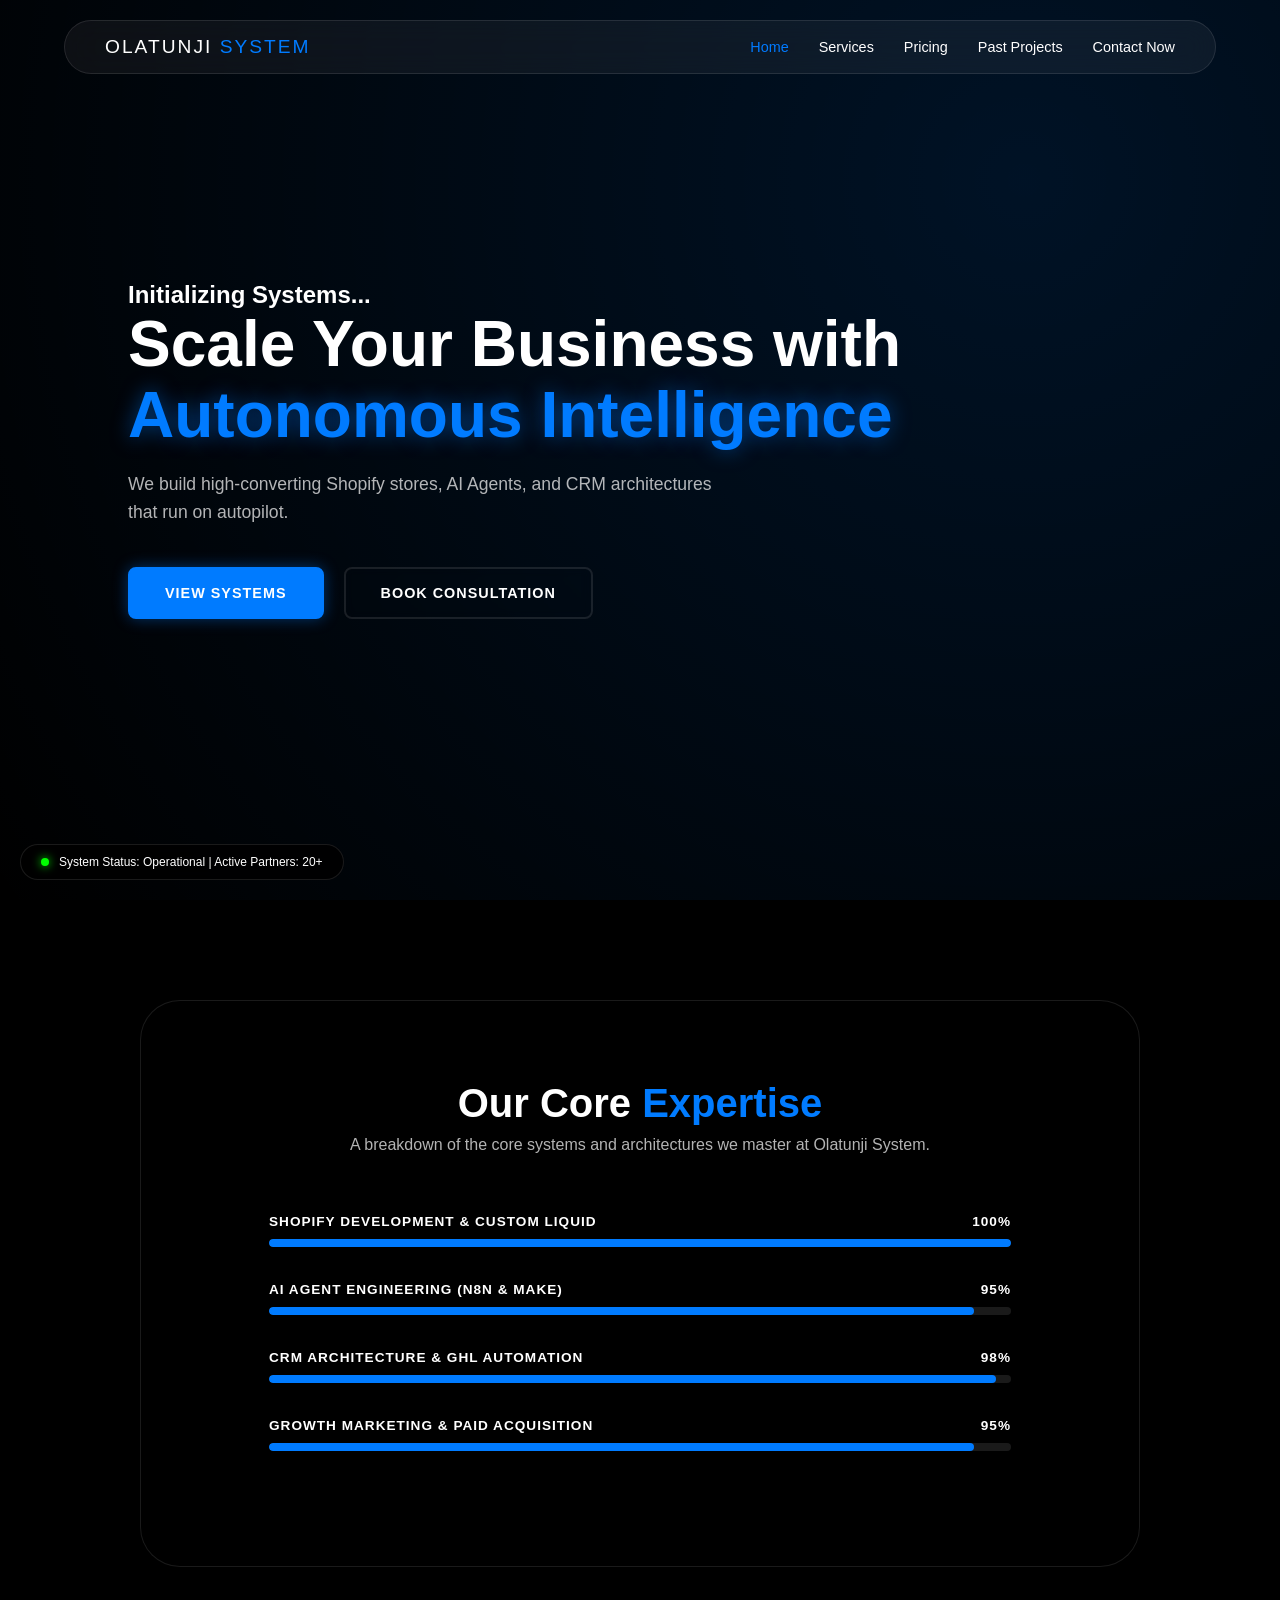
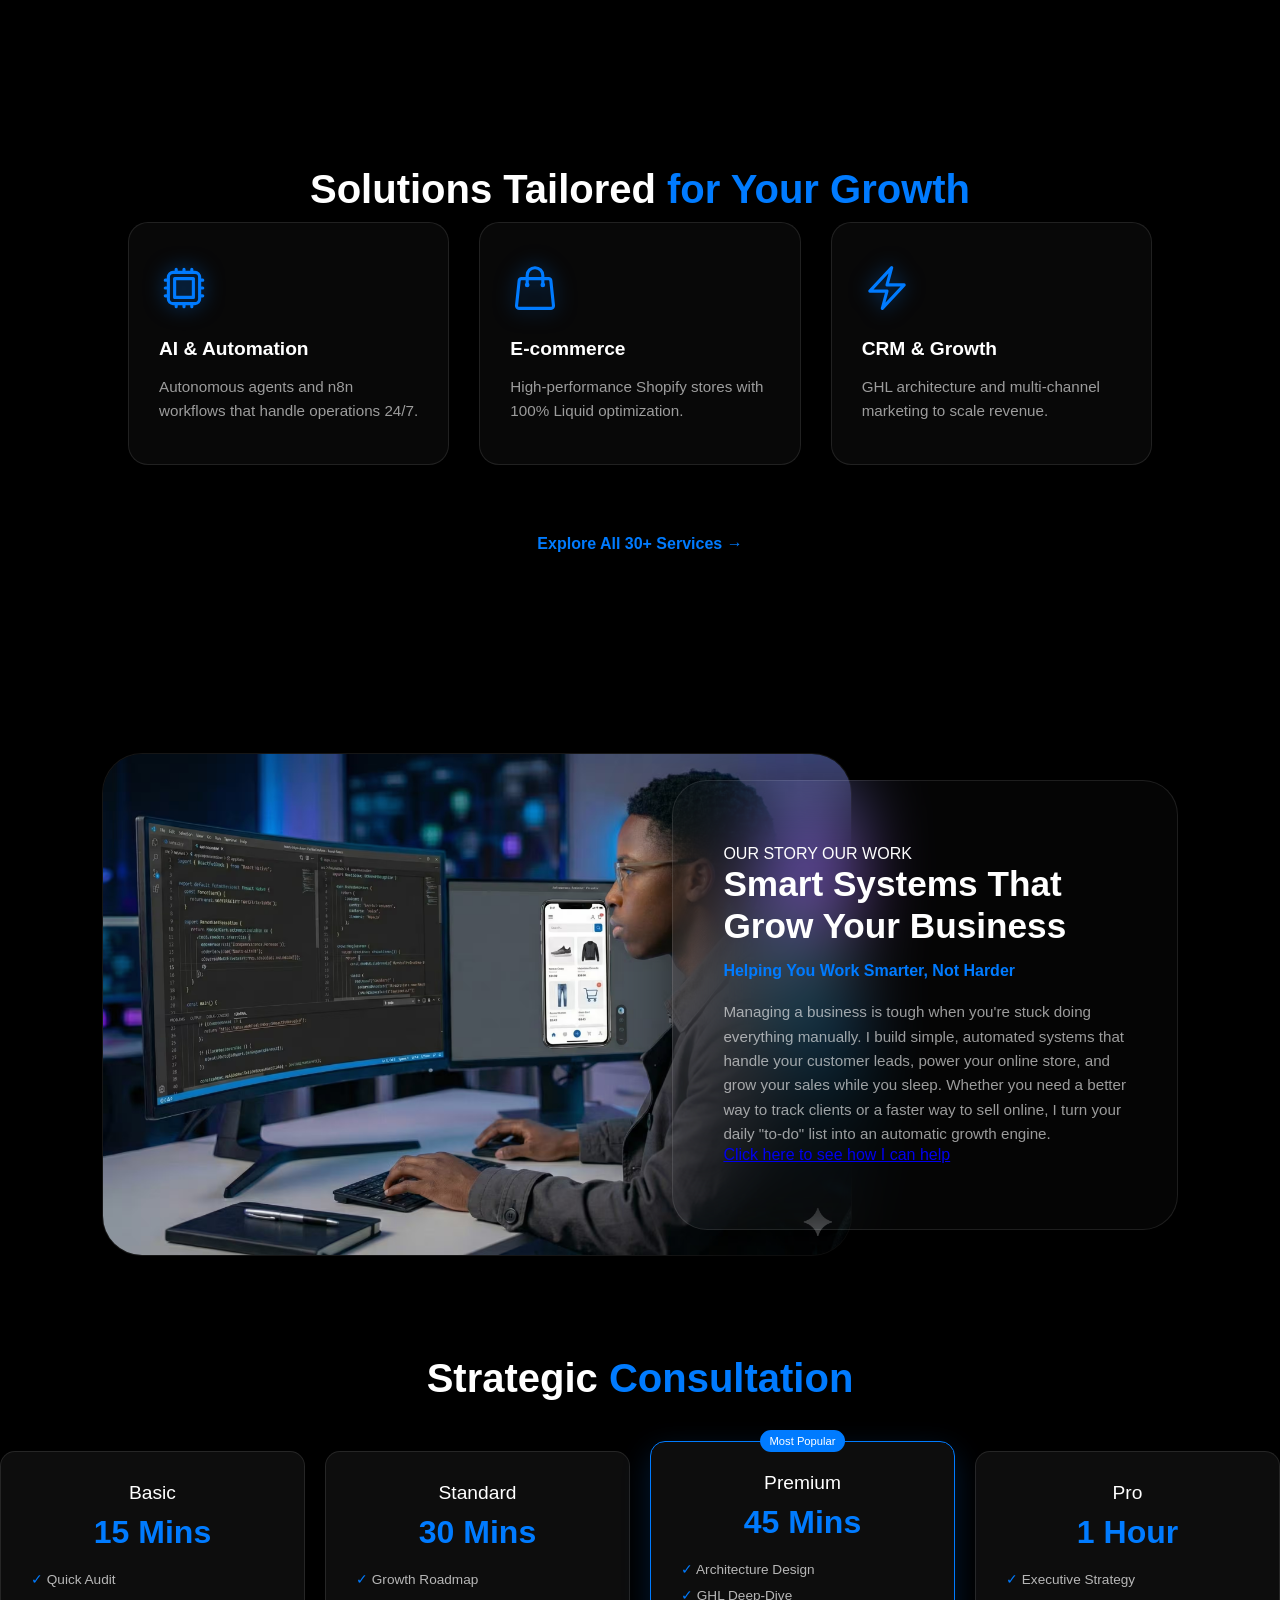
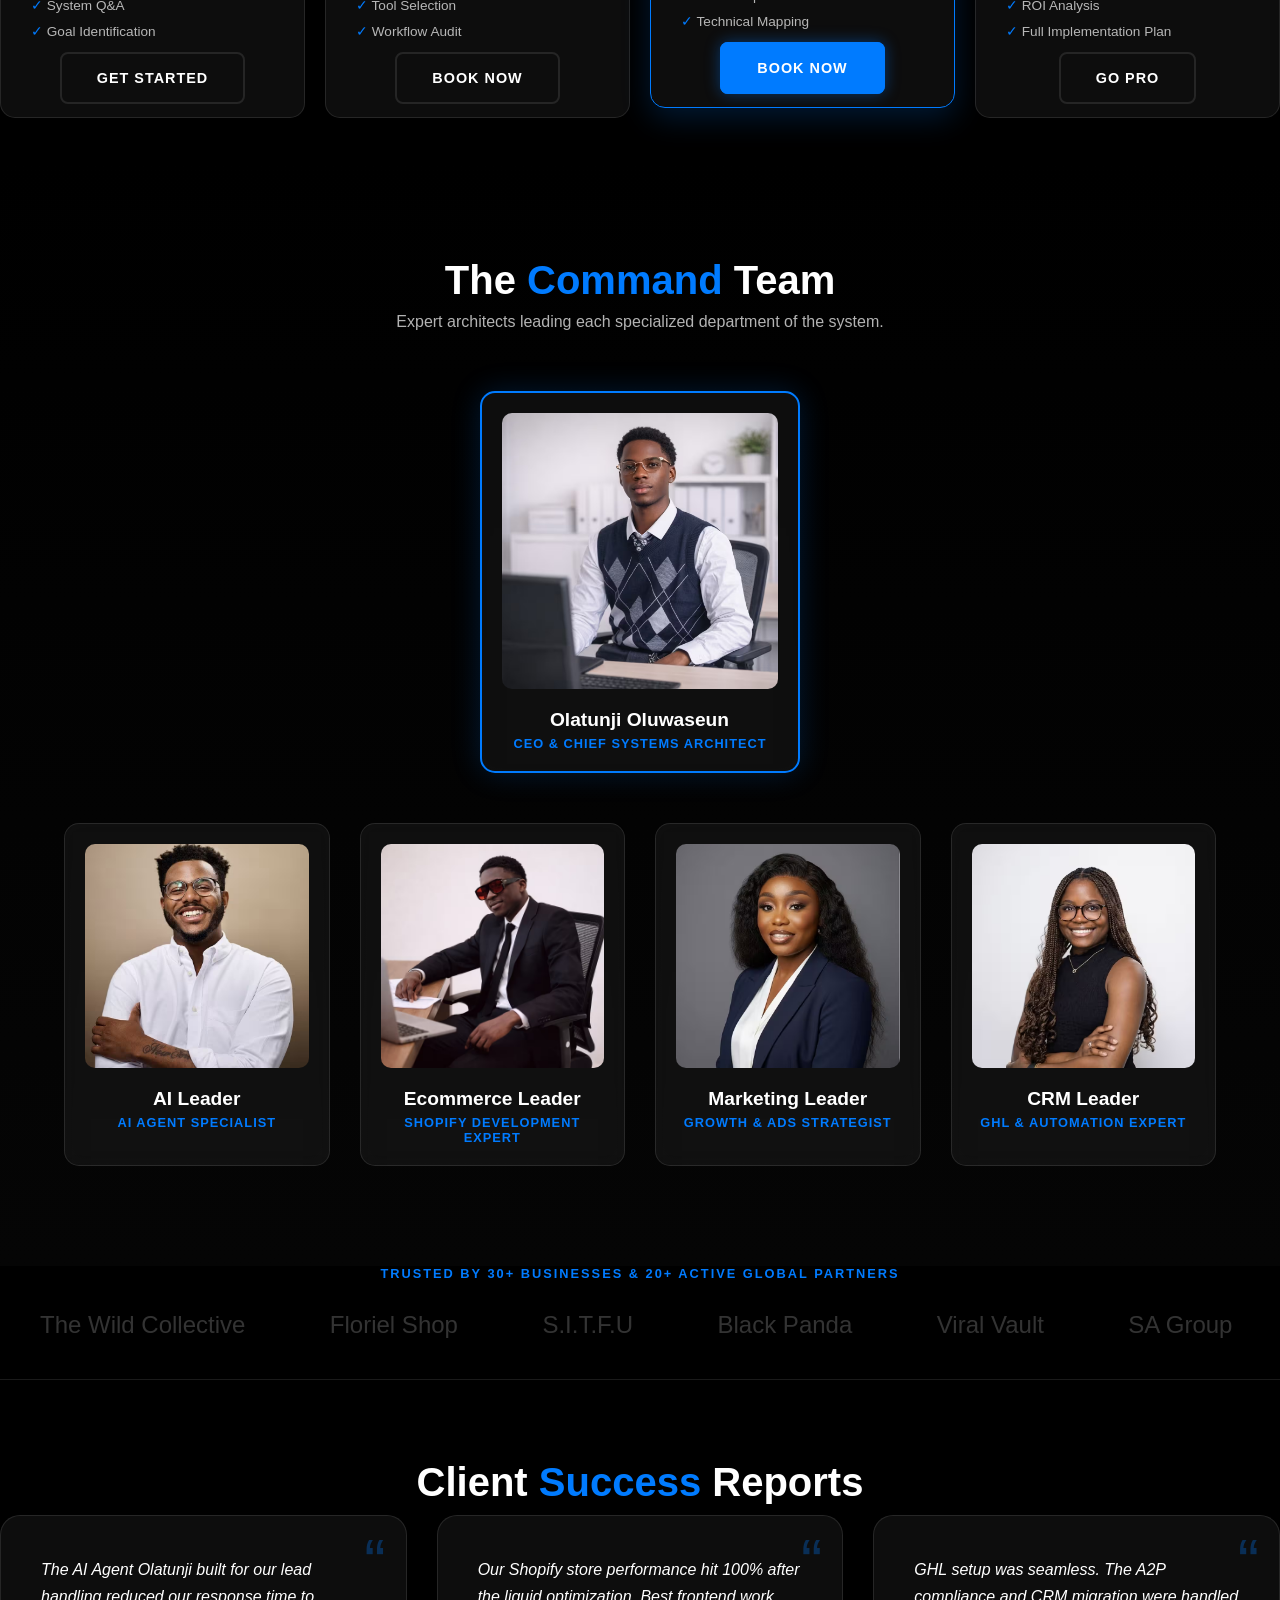
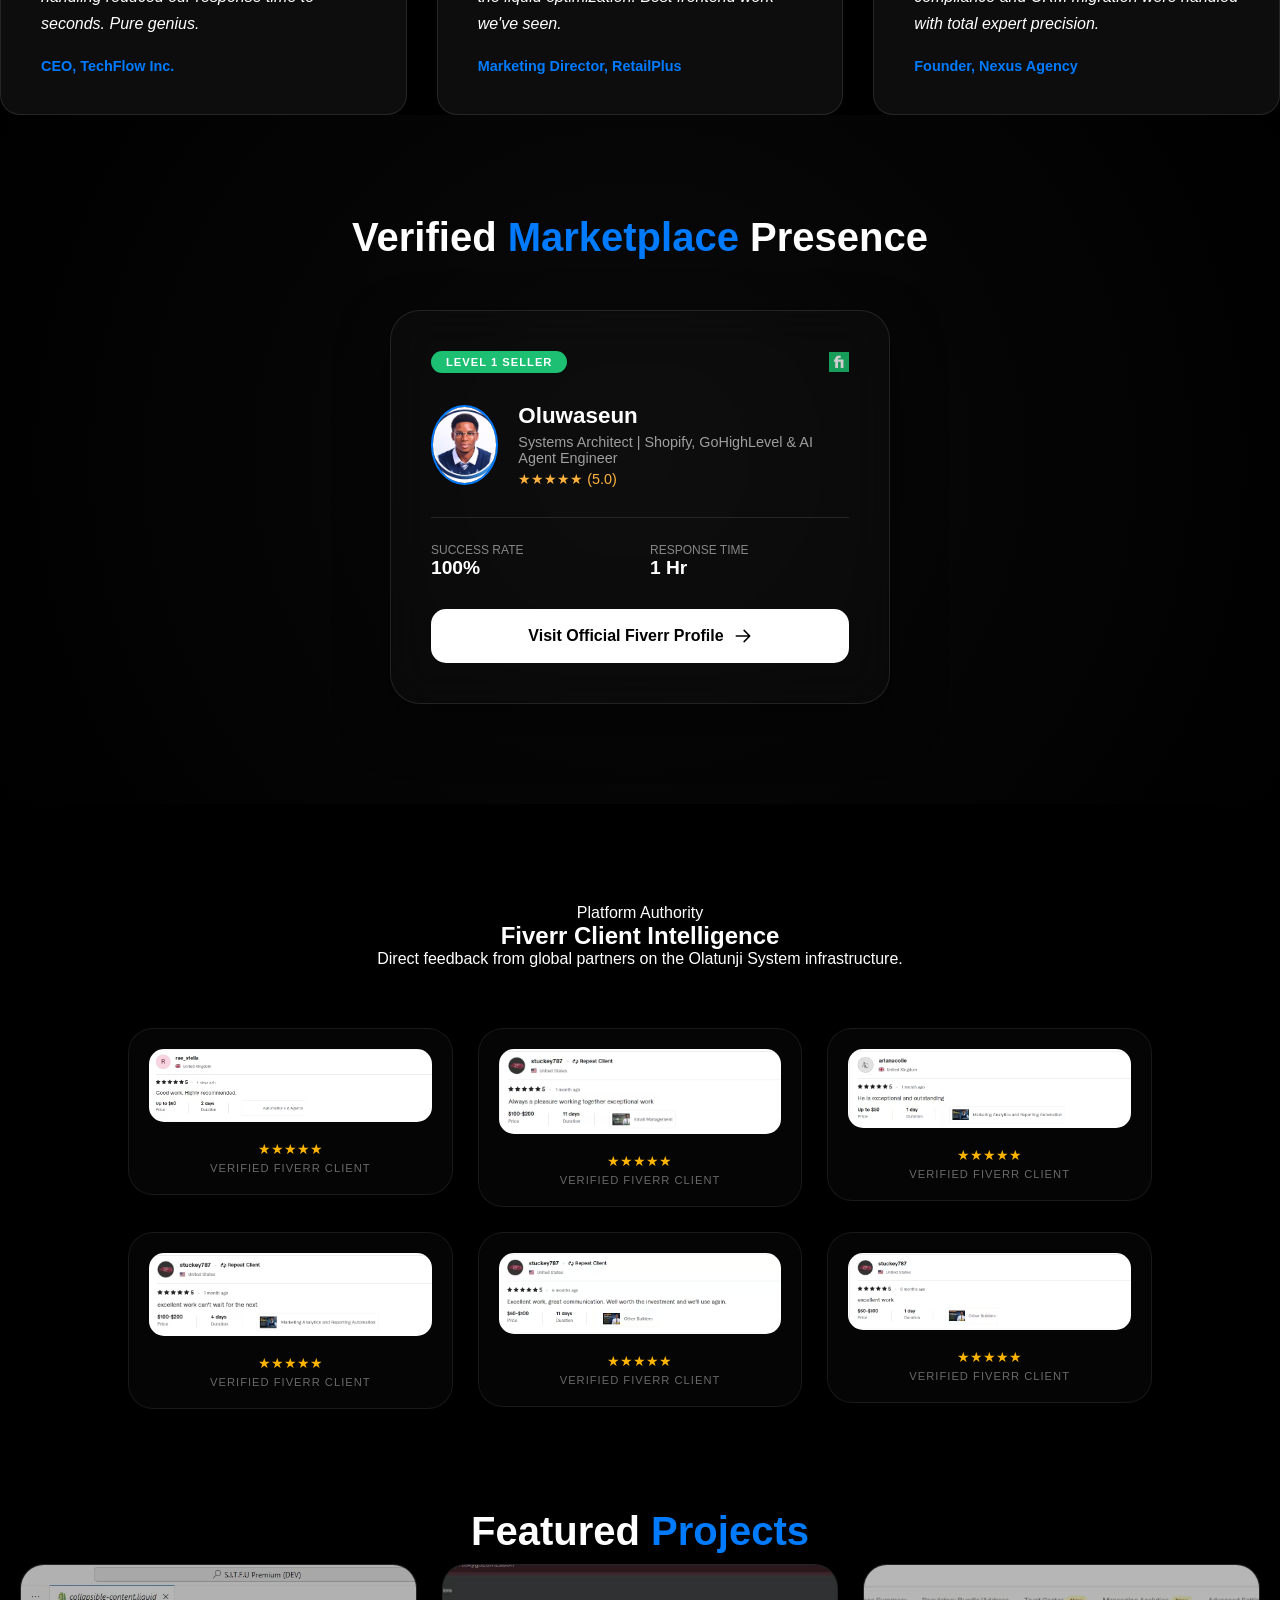
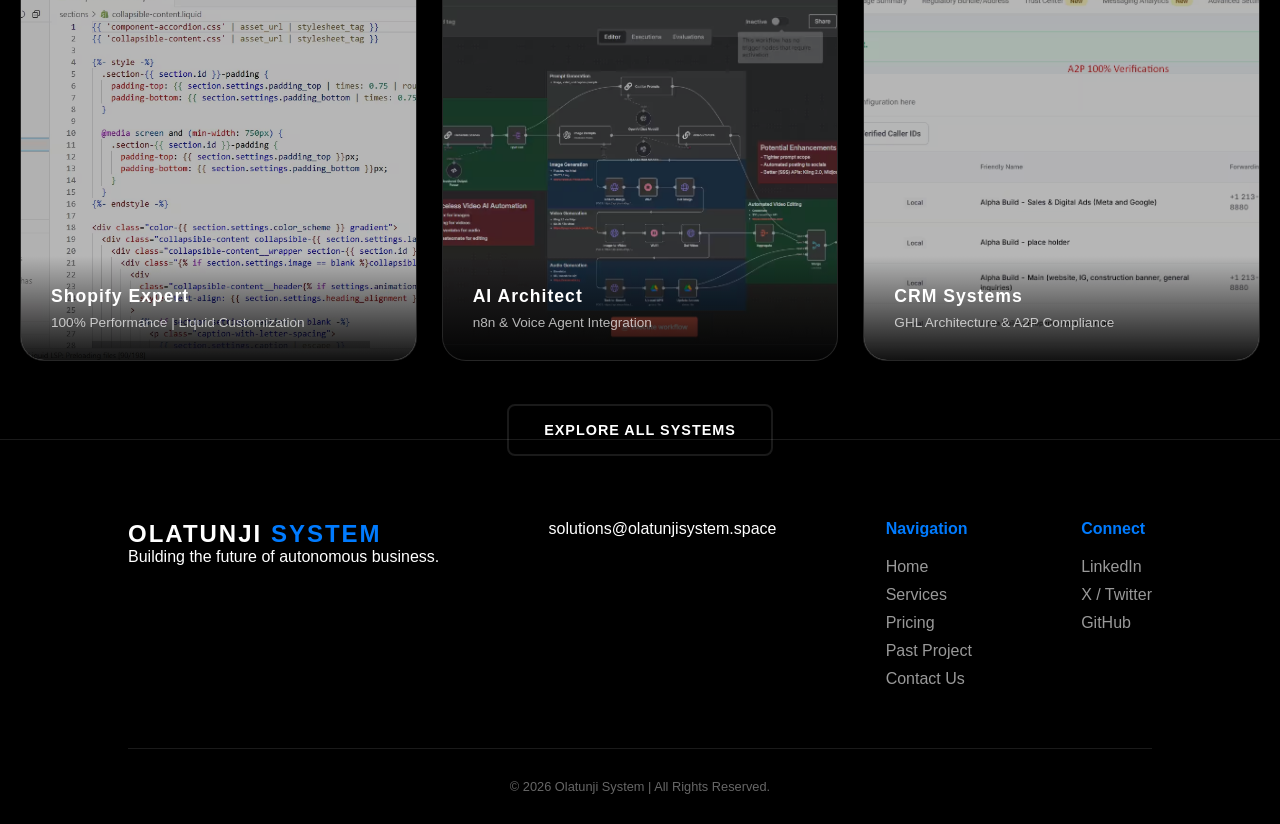
<file: index.html>
<!DOCTYPE html>
<html lang="en">
<head>
    <!-- Primary Meta Tags -->
<title>Olatunji System | AI Automation, CRM Architecture Specialist & Digital Growth Architect</title>
<meta name="title" content="Olatunji System | AI Automation, CRM Architecture Specialist & Digital Growth Architect" />
<meta name="description" content="Scale your business with the Olatunji System. We build expert AI agentic workflows, GoHighLevel CRM architectures, and high-converting Shopify stores for modern brands." />

<meta property="og:type" content="website" />
<meta property="og:url" content="https://olatunjisystem.space/" />
<meta property="og:title" content="Olatunji System | AI Automation, CRM Architecture Specialist & Digital Growth Architect" />
<meta property="og:description" content="Scale your business with the Olatunji System. We build expert AI agentic workflows, GoHighLevel CRM architectures, and high-converting Shopify stores for modern brands." />
<meta property="og:image" content="https://olatunjisystem.space/favicon.jpg" />

<meta property="twitter:card" content="summary_large_image" />
<meta property="twitter:url" content="https://olatunjisystem.space/" />
<meta property="twitter:title" content="Olatunji System | AI Automation, CRM Architecture Specialist & Digital Growth Architect" />
<meta property="twitter:description" content="Scale your business with the Olatunji System. We build expert AI agentic workflows, GoHighLevel CRM architectures, and high-converting Shopify stores for modern brands." />
<meta property="twitter:image" content="https://olatunjisystem.space/favicon.jpg" />

<!-- Meta Tags Generated with https://metatags.io -->
    <meta name="google-site-verification" content="HlIrrtERyEArFHr3itd6D8ch_uaKeToo2TduZk8AYik" />
    <meta charset="UTF-8">
    <meta name="viewport" content="width=device-width, initial-scale=1.0, maximum-scale=1.0, user-scalable=no">
    <meta name="viewport" content="width=device-width, initial-scale=1.0">
    <link rel="icon" type="image/png" href="favicon.jpg">
    <title>Olatunji System | Digital Growth Architect</title>
    <link rel="stylesheet" href="style.css">
</head>
<body class="dark-theme">

    <header>
        <nav class="glass-nav">
            <div class="logo">OLATUNJI <span>SYSTEM</span></div>
            <ul class="nav-links">
                <li><a href="index.html" class="active">Home</a></li>
                <li><a href="services.html">Services</a></li>
                <li><a href="pricing.html">Pricing</a></li>
                <li><a href="projects.html">Past Projects</a></li>
                <li><a href="contact.html" class="btn-green">Contact Now</a></li>
            </ul>
        </nav>
    </header>

    <section class="hero">
        <div class="hero-content">
            <h2 class="reveal-text">Initializing Systems...</h2>
            <h1>Scale Your Business with <br><span class="highlight">Autonomous Intelligence</span></h1>
            <p>We build high-converting Shopify stores, AI Agents, and CRM architectures that run on autopilot.</p>
            
            <div class="hero-btns">
                <a href="projects" class="btn-primary">View Systems</a>
                <a href="pricing.html" class="btn-secondary">Book Consultation</a>
            </div>
        </div>
        
        <div class="hero-visual">
            <div class="glow-sphere"></div>
        </div>
    </section>

    <section class="skills-matrix">
        <div class="container">
           <h2 class="section-title"> Our Core <span>Expertise</span></h2>
           <p class="section-subtitle">A breakdown of the core systems and architectures we master at Olatunji System.</p>

            <div class="skills-container">
                <div class="skill-item">
                  <div class="skill-info">
                    <span>Shopify Development & Custom Liquid</span>
                    <span>100%</span>
                  </div>
                  <div class="progress-line" data-percent="100%">
                    <span style="width: 100%; box-shadow: 0 0 20px #007BFF;"></span>
                  </div>
                </div>

                <div class="skill-item">
                  <div class="skill-info">
                    <span>AI Agent Engineering (n8n & Make)</span>
                    <span>95%</span>
                  </div>
                  <div class="progress-line" data-percent="95%">
                    <span style="width: 95%;"></span>
                  </div>
                </div>

                <div class="skill-item">
                  <div class="skill-info">
                    <span>CRM Architecture & GHL Automation</span>
                    <span>98%</span>
                  </div>
                  <div class="progress-line" data-percent="98%">
                    <span style="width: 98%;"></span>
                  </div>
                </div>

                <div class="skill-item">
                  <div class="skill-info">
                    <span>Growth Marketing & Paid Acquisition</span>
                    <span>95%</span>
                  </div>
                  <div class="progress-line" data-percent="95%">
                    <span style="width: 95%;"></span>
                  </div>
                </div>
            </div>
        </div>
    </section>

<section class="services-overview">
    <div class="container">
        <h2 class="section-title">Solutions Tailored <span>for Your Growth</span></h2>
        
        <div class="services-summary-grid">
            <div class="service-summary-card">
                <div class="service-icon">
                    <svg xmlns="http://www.w3.org/2000/svg" fill="none" viewBox="0 0 24 24" stroke-width="1.5" stroke="currentColor">
                        <path stroke-linecap="round" stroke-linejoin="round" d="M8.25 3v1.5M4.5 8.25H3m18 0h-1.5M4.5 12H3m18 0h-1.5m-15 3.75H3m18 0h-1.5M8.25 19.5V21M12 3v1.5m0 15V21m3.75-18v1.5m0 15V21m-9-1.5h10.5a2.25 2.25 0 0 0 2.25-2.25V6.75a2.25 2.25 0 0 0-2.25-2.25H6.75A2.25 2.25 0 0 0 4.5 6.75v10.5a2.25 2.25 0 0 0 2.25 2.25Zm.75-12h9v9h-9v-9Z" />
                    </svg>
                </div>
                <h3>AI & Automation</h3>
                <p>Autonomous agents and n8n workflows that handle operations 24/7.</p>
            </div>

            <div class="service-summary-card">
                <div class="service-icon">
                    <svg xmlns="http://www.w3.org/2000/svg" fill="none" viewBox="0 0 24 24" stroke-width="1.5" stroke="currentColor">
                        <path stroke-linecap="round" stroke-linejoin="round" d="M15.75 10.5V6a3.75 3.75 0 1 0-7.5 0v4.5m11.356-1.993 1.263 12c.07.665-.45 1.243-1.119 1.243H4.25a1.125 1.125 0 0 1-1.12-1.243l1.264-12A1.125 1.125 0 0 1 5.513 7.5h12.974c.576 0 1.059.435 1.119 1.007ZM8.625 10.5a.375.375 0 1 1-.75 0 .375.375 0 0 1 .75 0Zm7.5 0a.375.375 0 1 1-.75 0 .375.375 0 0 1 .75 0Z" />
                    </svg>
                </div>
                <h3>E-commerce</h3>
                <p>High-performance Shopify stores with 100% Liquid optimization.</p>
            </div>

            <div class="service-summary-card">
                <div class="service-icon">
                    <svg xmlns="http://www.w3.org/2000/svg" fill="none" viewBox="0 0 24 24" stroke-width="1.5" stroke="currentColor">
                        <path stroke-linecap="round" stroke-linejoin="round" d="M3.75 13.5l10.5-11.25L12 10.5h8.25L9.75 21.75 12 13.5H3.75z" />
                    </svg>
                </div>
                <h3>CRM & Growth</h3>
                <p>GHL architecture and multi-channel marketing to scale revenue.</p>
            </div>
        </div>
        
        <div class="center-btn">
            <a href="services.html" class="explore-link">Explore All 30+ Services →</a>
        </div>
    </div>
</section>

<section class="system-story-section reveal-on-scroll">
    <div class="container">
        <div class="story-wrapper">
            
            <div class="story-image-panel">
                <div class="image-3d-container">
                    <img src="assets/the1 (1).avif" alt="System Architecture">
                    <div class="tech-overlay-grid"></div>
                </div>
            </div>

            <div class="story-text-panel overlapping-card">
                <div class="card-inner-content">
                    <span class="system-tag">OUR STORY OUR WORK</span>
                    <h2>Smart Systems That Grow Your Business</h2>
                    <p class="story-subheading">Helping You Work Smarter, Not Harder</p>
                    
                    <div class="story-body-text">
                        <p>Managing a business is tough when you're stuck doing everything manually. I build simple, automated systems that handle your customer leads, power your online store, and grow your sales while you sleep. Whether you need a better way to track clients or a faster way to sell online, I turn your daily "to-do" list into an automatic growth engine.</p>
                        
                        <p></p>
                    </div>
                    <a href="projects.html" class="social-pill">Click here to see how I can help</a>
                </div>
            </div>

        </div>
    </div>
</section>

<section class="pricing-preview">
    <div class="container">
        <h2 class="section-title">Strategic <span>Consultation</span></h2>
        <div class="pricing-grid">
            <div class="price-card">
                <div class="tier">Basic</div>
                <div class="time">15 Mins</div>
                <ul class="price-features">
                    <li>Quick Audit</li>
                    <li>System Q&A</li>
                    <li>Goal Identification</li>
                </ul>
                <a href="contact.html" class="btn-secondary">Get Started</a>
            </div>
            <div class="price-card">
                <div class="tier">Standard</div>
                <div class="time">30 Mins</div>
                <ul class="price-features">
                    <li>Growth Roadmap</li>
                    <li>Tool Selection</li>
                    <li>Workflow Audit</li>
                </ul>
                <a href="contact.html" class="btn-secondary">Book Now</a>
            </div>
            <div class="price-card featured">
                <div class="popular-tag">Most Popular</div>
                <div class="tier">Premium</div>
                <div class="time">45 Mins</div>
                <ul class="price-features">
                    <li>Architecture Design</li>
                    <li>GHL Deep-Dive</li>
                    <li>Technical Mapping</li>
                </ul>
                <a href="contact.html" class="btn-primary">Book Now</a>
            </div>
            <div class="price-card">
                <div class="tier">Pro</div>
                <div class="time">1 Hour</div>
                <ul class="price-features">
                    <li>Executive Strategy</li>
                    <li>ROI Analysis</li>
                    <li>Full Implementation Plan</li>
                </ul>
                <a href="contact.html" class="btn-secondary">Go Pro</a>
            </div>
        </div>
    </div>
</section>

  <div class="system-status-bar">
    <div class="status-dot"></div>
    <p>System Status: <span class="status-text">Operational</span> | Active Partners: <span class="partner-count">20+</span></p>
  </div>

    <section class="leadership">
     <div class="container">
        <h2 class="section-title">The <span>Command</span> Team</h2>
        <p class="section-subtitle">Expert architects leading each specialized department of the system.</p>

        <div class="leader-grid">
            <div class="leader-card ceo-card">
                <div class="leader-img-container">
                    <img src="assets/oluwaseun.avif" alt="Olatunji Oluwaseun">
                </div>
                <div class="leader-info">
                    <h3>Olatunji Oluwaseun</h3>
                    <p class="role">CEO & Chief Systems Architect</p>
                </div>
            </div>

            <div class="sub-leaders">
                <div class="leader-card">
                    <div class="leader-img-container">
                        <img src="assets/undefined.avif" alt="AI Leader">
                    </div>
                    <div class="leader-info">
                        <h3>AI Leader</h3>
                        <p class="role">AI Agent Specialist</p>
                    </div>
                </div>

                <div class="leader-card">
                    <div class="leader-img-container">
                        <img src="assets/sam.avif" alt="Ecommerce Leader">
                    </div>
                    <div class="leader-info">
                        <h3>Ecommerce Leader</h3>
                        <p class="role">Shopify Development Expert</p>
                    </div>
                </div>

                <div class="leader-card">
                    <div class="leader-img-container">
                        <img src="assets/Helensoft.avif" alt="Marketing Leader">
                    </div>
                    <div class="leader-info">
                        <h3>Marketing Leader</h3>
                        <p class="role">Growth & Ads Strategist</p>
                    </div>
                </div>

                <div class="leader-card">
                    <div class="leader-img-container">
                        <img src="assets/Mia.avif" alt="CRM Leader">
                    </div>
                    <div class="leader-info">
                        <h3>CRM Leader</h3>
                        <p class="role">GHL & Automation Expert</p>
                    </div>
                </div>
            </div>
        </div>
     </div>
   </section>

   <section class="testimonials">
    <div class="container">
        <div class="trust-bar">
            <p>Trusted by 30+ Businesses & 20+ Active Global Partners</p>
            <div class="logo-marquee">
                <div class="marquee-content">
                    <span class="partner-logo">The Wild Collective</span>
                    <span class="partner-logo">Floriel Shop</span>
                    <span class="partner-logo">S.I.T.F.U</span>
                    <span class="partner-logo">Black Panda</span>
                    <span class="partner-logo">Viral Vault</span>
                    <span class="partner-logo">SA Group</span>
                    <span class="partner-logo">Techflow Inc</span>
                    <span class="partner-logo">RetailPlus</span>
                    <span class="partner-logo">Nexus Agency</span>
                    <span class="partner-logo">Rubin Roaster Group</span>
                    <span class="partner-logo">Agric Garden Inc</span>
                </div>
            </div>
        </div>

        <h2 class="section-title">Client <span>Success</span> Reports</h2>
        
        <div class="testimonial-grid">
            <div class="testi-card">
                <div class="quote-icon">“</div>
                <p>The AI Agent Olatunji built for our lead handling reduced our response time to seconds. Pure genius.</p>
                <div class="client-meta">
                    <strong>CEO, TechFlow Inc.</strong>
                </div>
            </div>

            <div class="testi-card">
                <div class="quote-icon">“</div>
                <p>Our Shopify store performance hit 100% after the liquid optimization. Best frontend work we've seen.</p>
                <div class="client-meta">
                    <strong>Marketing Director, RetailPlus</strong>
                </div>
            </div>

            <div class="testi-card">
                <div class="quote-icon">“</div>
                <p>GHL setup was seamless. The A2P compliance and CRM migration were handled with total expert precision.</p>
                <div class="client-meta">
                    <strong>Founder, Nexus Agency</strong>
                </div>
            </div>
        </div>
    </div>
  </section>

  <section class="fiverr-integration">
    <div class="container">
        <h2 class="section-title">Verified <span>Marketplace</span> Presence</h2>
        
        <div class="fiverr-card-container">
            <div class="fiverr-glass-card">
                <div class="fiverr-header">
                    <div class="fiverr-badge">LEVEL 1 SELLER</div>
                    <img src="assets/fiverr.jpg" alt="Fiverr" class="fiverr-mini-logo">
                </div>
                
                <div class="fiverr-profile-preview">
                    <div class="profile-avatar">
                        <img src="assets/fiverrlogo.avif" alt="Olatunji Matthew">
                    </div>
                    <div class="profile-meta">
                        <h3>Oluwaseun</h3>
                        <p>Systems Architect | Shopify, GoHighLevel & AI Agent Engineer </p>
                        <div class="rating-stars">★★★★★ <span>(5.0)</span></div>
                    </div>
                </div>

                <div class="fiverr-stats">
                    <div class="stat">
                        <span>Success Rate</span>
                        <strong>100%</strong>
                    </div>
                    <div class="stat">
                        <span>Response Time</span>
                        <strong>1 Hr</strong>
                    </div>
                </div>

                <a href="https://www.fiverr.com/oluwaseun_gopro" target="_blank" class="fiverr-cta">
                    Visit Official Fiverr Profile
                    <svg xmlns="http://www.w3.org/2000/svg" fill="none" viewBox="0 0 24 24" stroke-width="2" stroke="currentColor" class="arrow-icon">
                        <path stroke-linecap="round" stroke-linejoin="round" d="M13.5 4.5L21 12m0 0l-7.5 7.5M21 12H3" />
                    </svg>
                </a>
            </div>
        </div>
    </div>
  </section>

   <section class="review-vault-section reveal-on-scroll">
    <div class="container">
        <div class="section-header">
            <span class="project-category">Platform Authority</span>
            <h2>Fiverr <span>Client Intelligence</span></h2>
            <p>Direct feedback from global partners on the Olatunji System infrastructure.</p>
        </div>

        <div class="review-track">
            <div class="review-grid">
                <div class="review-card">
                    <div class="review-glass">
                        <img src="assets/review1 (1).avif" alt="Fiverr Review 1" class="review-img">
                        <div class="star-rating">★★★★★</div>
                        <p class="platform-tag">Verified Fiverr Client</p>
                    </div>
                </div>
                <div class="review-card">
                    <div class="review-glass">
                        <img src="assets/review1 (2).avif" alt="Fiverr Review 2" class="review-img">
                        <div class="star-rating">★★★★★</div>
                        <p class="platform-tag">Verified Fiverr Client</p>
                    </div>
                </div>
                <div class="review-card">
                    <div class="review-glass">
                        <img src="assets/review1 (3).avif" alt="Fiverr Review 3" class="review-img">
                        <div class="star-rating">★★★★★</div>
                        <p class="platform-tag">Verified Fiverr Client</p>
                    </div>
                </div>
                <div class="review-card">
                    <div class="review-glass">
                        <img src="assets/review1 (4).avif" alt="Fiverr Review 4" class="review-img">
                        <div class="star-rating">★★★★★</div>
                        <p class="platform-tag">Verified Fiverr Client</p>
                    </div>
                </div>
                <div class="review-card">
                    <div class="review-glass">
                        <img src="assets/review1 (5).avif" alt="Fiverr Review 5" class="review-img">
                        <div class="star-rating">★★★★★</div>
                        <p class="platform-tag">Verified Fiverr Client</p>
                    </div>
                </div>
                <div class="review-card">
                    <div class="review-glass">
                        <img src="assets/review1 (6).avif" alt="Fiverr Review 6" class="review-img">
                        <div class="star-rating">★★★★★</div>
                        <p class="platform-tag">Verified Fiverr Client</p>
                    </div>
                </div>
            </div>
        </div>
    </div>
 </section>

  <section class="project-preview">
    <div class="container">
        <h2 class="section-title">Featured <span>Projects</span></h2>
        <div class="bento-row">
            <div class="project-box">
                <div class="box-content">
                    <img src="assets/shopifyde.avif" alt="Shopify Mastery">
                    <div class="box-overlay">
                        <h3>Shopify Expert</h3>
                        <p>100% Performance | Liquid Customization</p>
                    </div>
                </div>
            </div>

            <div class="project-box">
                <div class="box-content">
                    <img src="assets/SA.avif" alt="AI Agent Specialist">
                    <div class="box-overlay">
                        <h3>AI Architect</h3>
                        <p>n8n & Voice Agent Integration</p>
                    </div>
                </div>
            </div>

            <div class="project-box">
                <div class="box-content">
                    <img src="assets/go.avif" alt="CRM Specialist">
                    <div class="box-overlay">
                        <h3>CRM Systems</h3>
                        <p>GHL Architecture & A2P Compliance</p>
                    </div>
                </div>
            </div>
        </div>
        
        <div class="center-btn">
            <a href="projects.html" class="btn-secondary">Explore All Systems</a>
        </div>
    </div>
  </section>

  <footer>
    <div class="footer-content">
        <div class="footer-logo">
            <h2>OLATUNJI <span>SYSTEM</span></h2>
            <p>Building the future of autonomous business.</p>
        </div>
        <div
            <p>solutions@olatunjisystem.space</p>
        </div>
        <div class="footer-links">
            <h4>Navigation</h4>
            <ul>
                <li><a href="index.html">Home</a></li>
                <li><a href="services.html">Services</a></li>
                <li><a href="pricing.html">Pricing</a></li>
                <li><a href="projects.html">Past Project</a></li>
                <li><a href="contact.html">Contact Us</a></li>                
            </ul>
        </div>
        <div class="footer-links">
            <h4>Connect</h4>
            <ul>
                <li><a href="#">LinkedIn</a></li>
                <li><a href="https://x.com/BuiltByOlatunji">X / Twitter</a></li>
                <li><a href="https://github.com/Oluwaseun-dot">GitHub</a></li>
            </ul>
        </div>
    </div>
    <div class="footer-bottom">
        <p>&copy; 2026 Olatunji System | All Rights Reserved.</p>
    </div>
  </footer>
    <script src="script.js"></script>
</body>

</html>
</file>
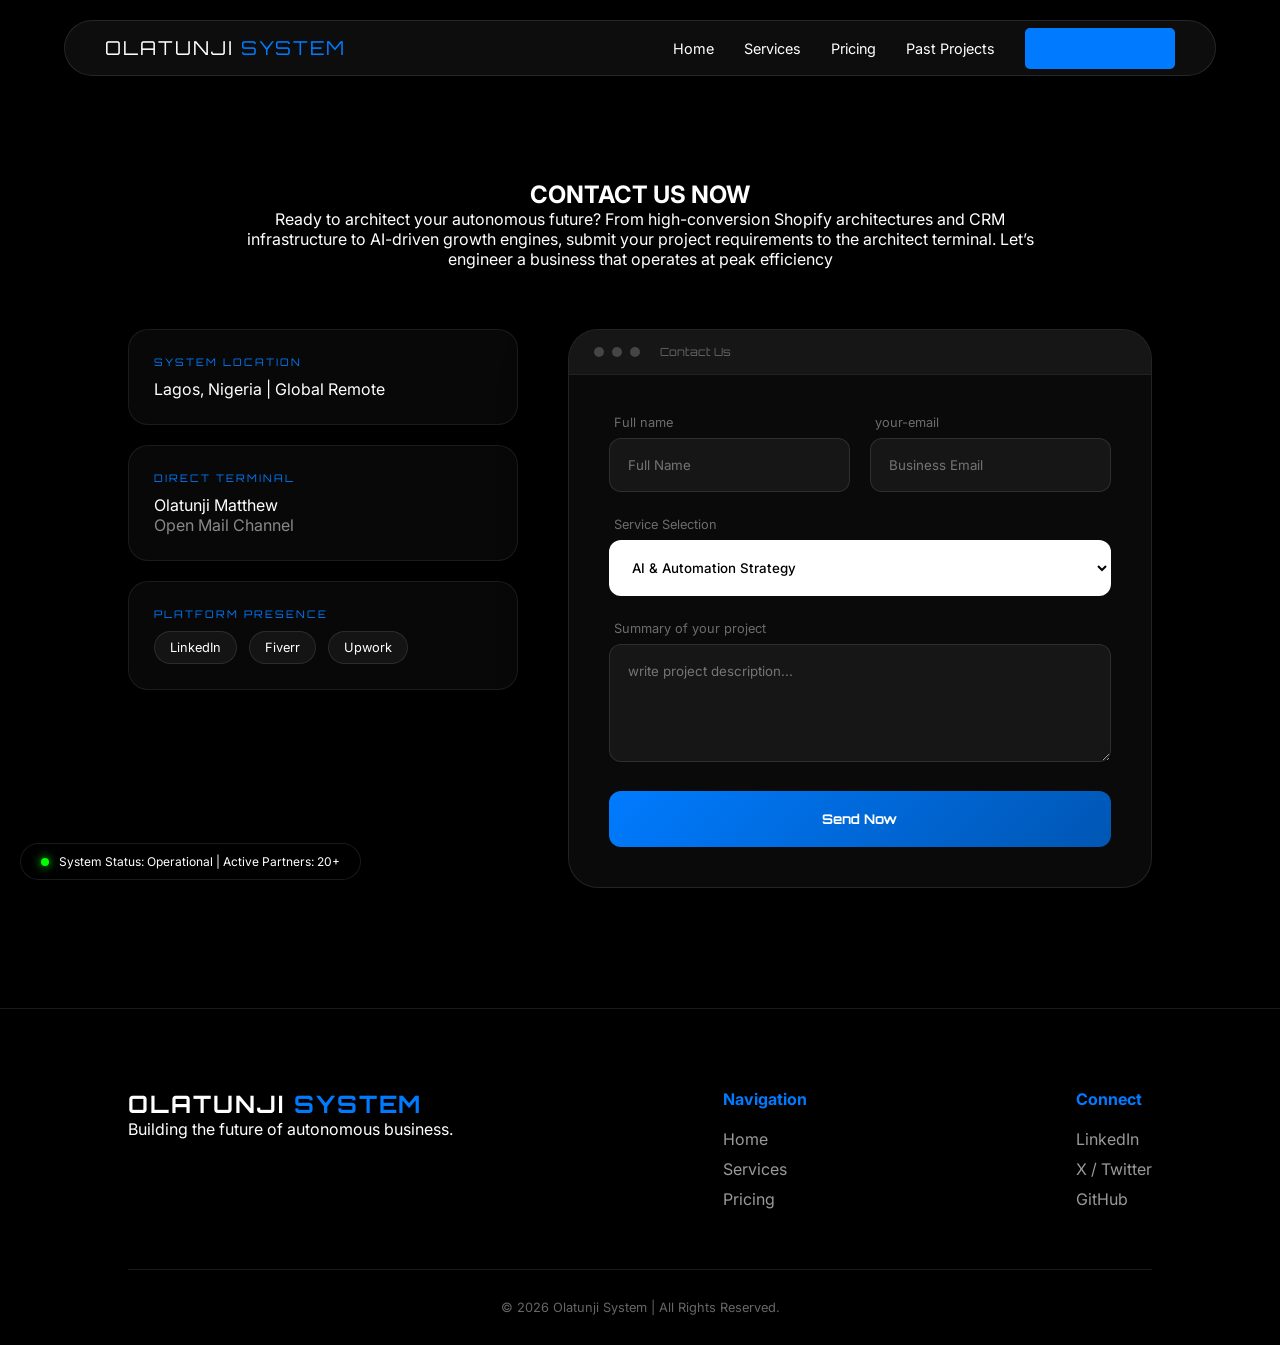
<file: contact.html>
<!DOCTYPE html>
<html lang="en">
<head>
    <meta charset="UTF-8">
    <meta name="viewport" content="width=device-width, initial-scale=1.0">
    <title>Contact | Olatunji System Solutions</title>
    <link rel="icon" type="image/png" href="favicon.jpg">
    <link href="https://fonts.googleapis.com/css2?family=Inter:wght@300;400;700;900&family=Orbitron:wght@700&display=swap" rel="stylesheet">
    <link rel="stylesheet" href="style.css"> 
    <link rel="stylesheet" href="contact.css">
</head>
<body class="dark-theme">
    <div class="bg-glow glow-contact"></div>

    <header>
        <nav class="glass-nav">
            <div class="logo">OLATUNJI <span>SYSTEM</span></div>
            <ul class="nav-links">
                <li><a href="index.html">Home</a></li>
                <li><a href="services.html">Services</a></li>
                <li><a href="pricing.html">Pricing</a></li>
                <li><a href="projects.html">Past Projects</a></li>
                <li><a href="contact.html" class="active btn-blue">Contact Now</a></li>
            </ul>
        </nav>
    </header>

    <section class="contact-hero">
        <div class="container">
            <div class="hero-content-box">
                <h1 class="reveal-text">CONTACT <span>US NOW</span></h1>
                <p class="fade-in">Ready to architect your autonomous future? From high-conversion Shopify architectures and CRM infrastructure to AI-driven growth engines, submit your project requirements to the architect terminal. Let’s engineer a business that operates at peak efficiency</p>
            </div>
        </div>
    </section>

    <section class="contact-interface-section">
        <div class="container">
            <div class="contact-split-grid">
                
                <div class="contact-info-panel">
                    <div class="intel-card reveal-on-scroll">
                        <span class="label">System Location</span>
                        <p>Lagos, Nigeria | Global Remote</p>
                    </div>

                    <div class="intel-card reveal-on-scroll">
                        <span class="label">Direct Terminal</span>
                        <p>Olatunji Matthew</p>
                        <a href="mailto:your-email@example.com" class="info-link">Open Mail Channel</a>
                    </div>

                    <div class="intel-card reveal-on-scroll">
                        <span class="label">Platform Presence</span>
                        <div class="social-grid">
                            <a href="#" class="social-pill">LinkedIn</a>
                            <a href="https://www.fiverr.com/oluwaseun_gopro" class="social-pill">Fiverr</a>
                            <a href="#" class="social-pill">Upwork</a>
                        </div>
                    </div>
                </div>

                <div class="contact-form-panel reveal-on-scroll">
                    <div class="terminal-header">
                        <div class="dots"><span></span><span></span><span></span></div>
                        <span class="terminal-title">Contact Us</span>
                    </div>
<form id="main-contact-form" action="https://formspree.io/f/xwvrvwrw" method="POST">
    <div class="input-row">
        <div class="field">
            <label>Full name</label>
            <input type="text" name="from_name" placeholder="Full Name" required>
        </div>
        <div class="field">
            <label>your-email</label>
            <input type="email" name="user_email" placeholder="Business Email" required>
        </div>
    </div>
    
    <div class="field">
        <label>Service Selection</label>
        <select name="service_type" id="contact-service-select">
            <option value="ai-automation">AI & Automation Strategy</option>
            <option value="crm-ghl">CRM & GHL Architecture</option>
            <option value="shopify">Shopify Mastery Build</option>
            <option value="marketing">Digital Growth Engine</option>
            <option value="other">Custom System Inquiry</option>
        </select>
    </div>

    <div class="field">
        <label>Summary of your project</label>
        <textarea name="message" placeholder="write project description..." rows="5"></textarea>
    </div>

    <button type="submit" id="submit-btn" class="btn-primary-3d">
        <span class="btn-text">Send Now</span>
        <div class="btn-glow-effect"></div>
    </button>
</form>
                </div>

            </div>
        </div>
    </section>

 <div class="system-status-bar">
    <div class="status-dot"></div>
    <p>System Status: <span class="status-text">Operational</span> | Active Partners: <span class="partner-count">20+</span></p>
   </div>

  <footer>
    <div class="footer-content">
        <div class="footer-logo">
            <h2>OLATUNJI <span>SYSTEM</span></h2>
            <p>Building the future of autonomous business.</p>
        </div>
        <div class="footer-links">
            <h4>Navigation</h4>
            <ul>
                <li><a href="index.html">Home</a></li>
                <li><a href="services.html">Services</a></li>
                <li><a href="pricing.html">Pricing</a></li>
            </ul>
        </div>
        <div class="footer-links">
            <h4>Connect</h4>
            <ul>
                <li><a href="#">LinkedIn</a></li>
                <li><a href="https://x.com/BuiltByOlatunji">X / Twitter</a></li>
                <li><a href="https://github.com/Oluwaseun-dot">GitHub</a></li>
            </ul>
        </div>
    </div>
    <div class="footer-bottom">
        <p>&copy; 2026 Olatunji System | All Rights Reserved.</p>
    </div>
  </footer>

    <script src="contact.js"></script>
</body>

</html>
</file>
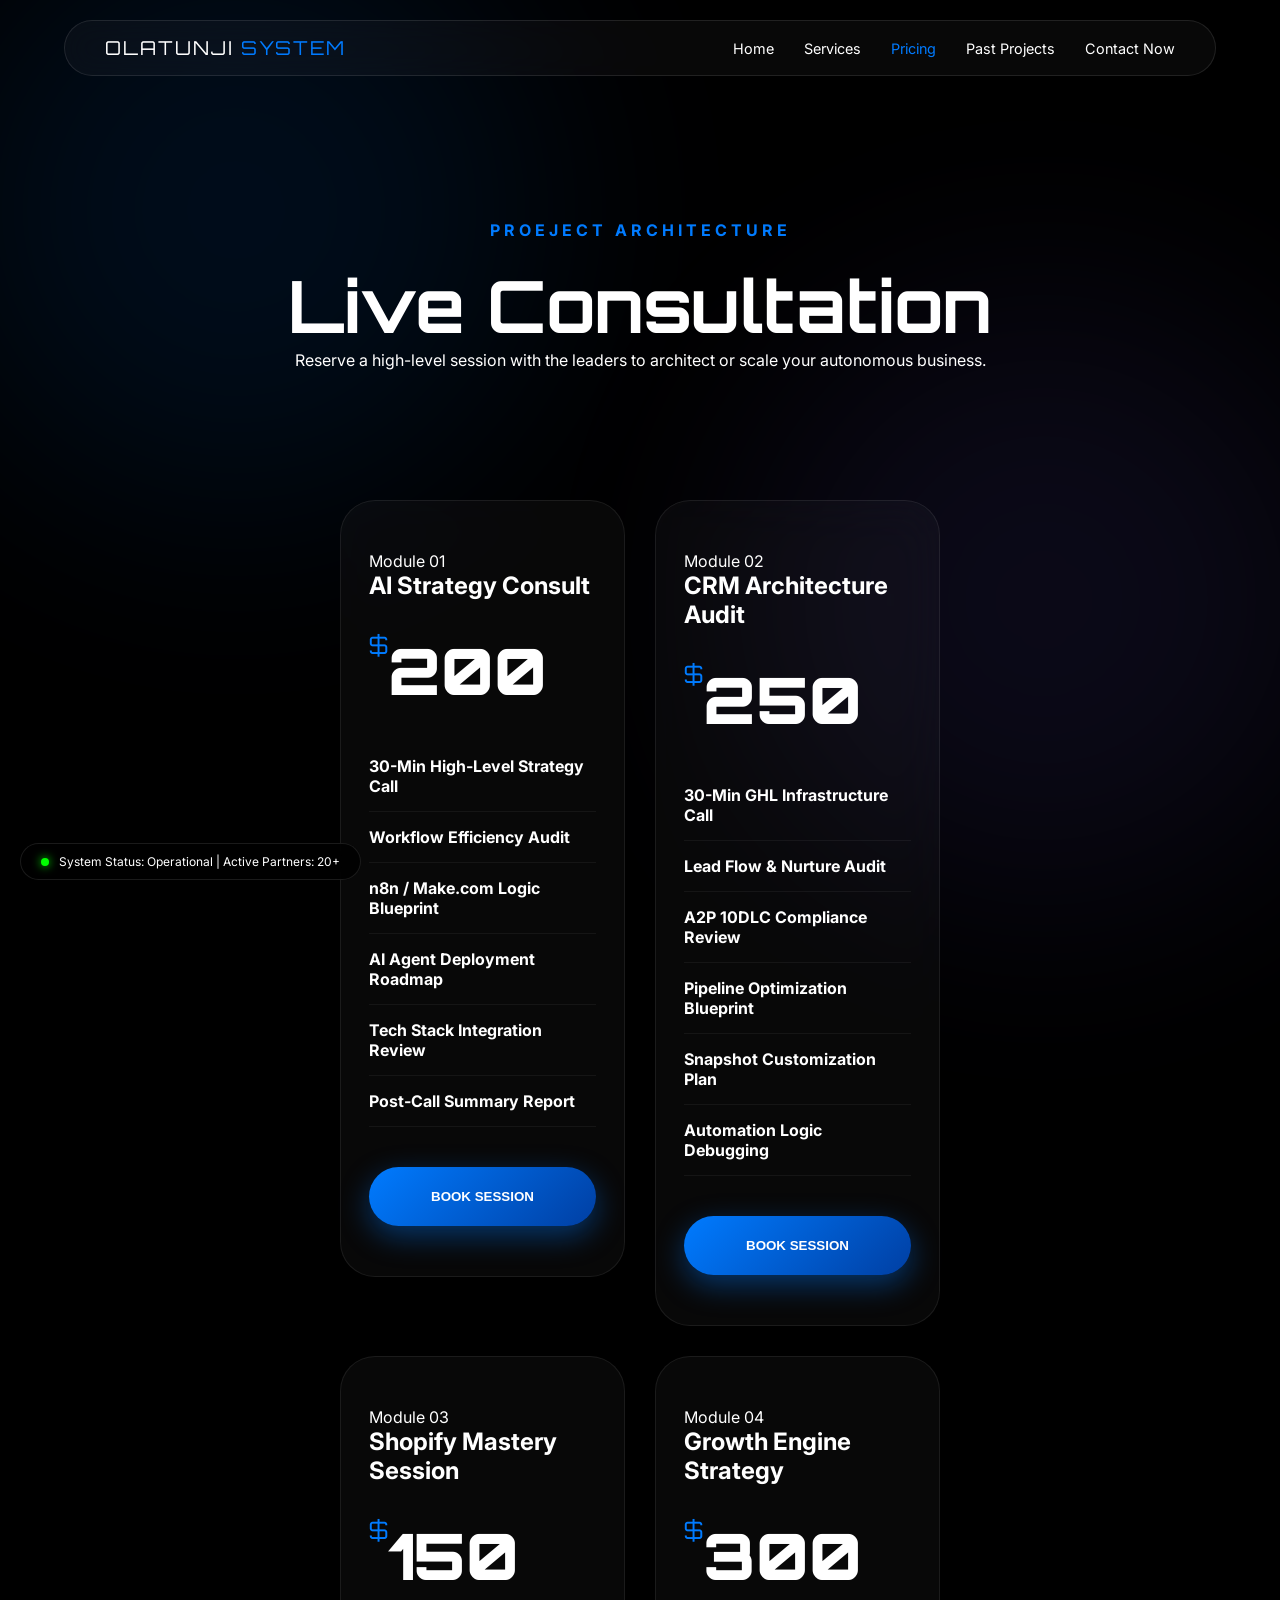
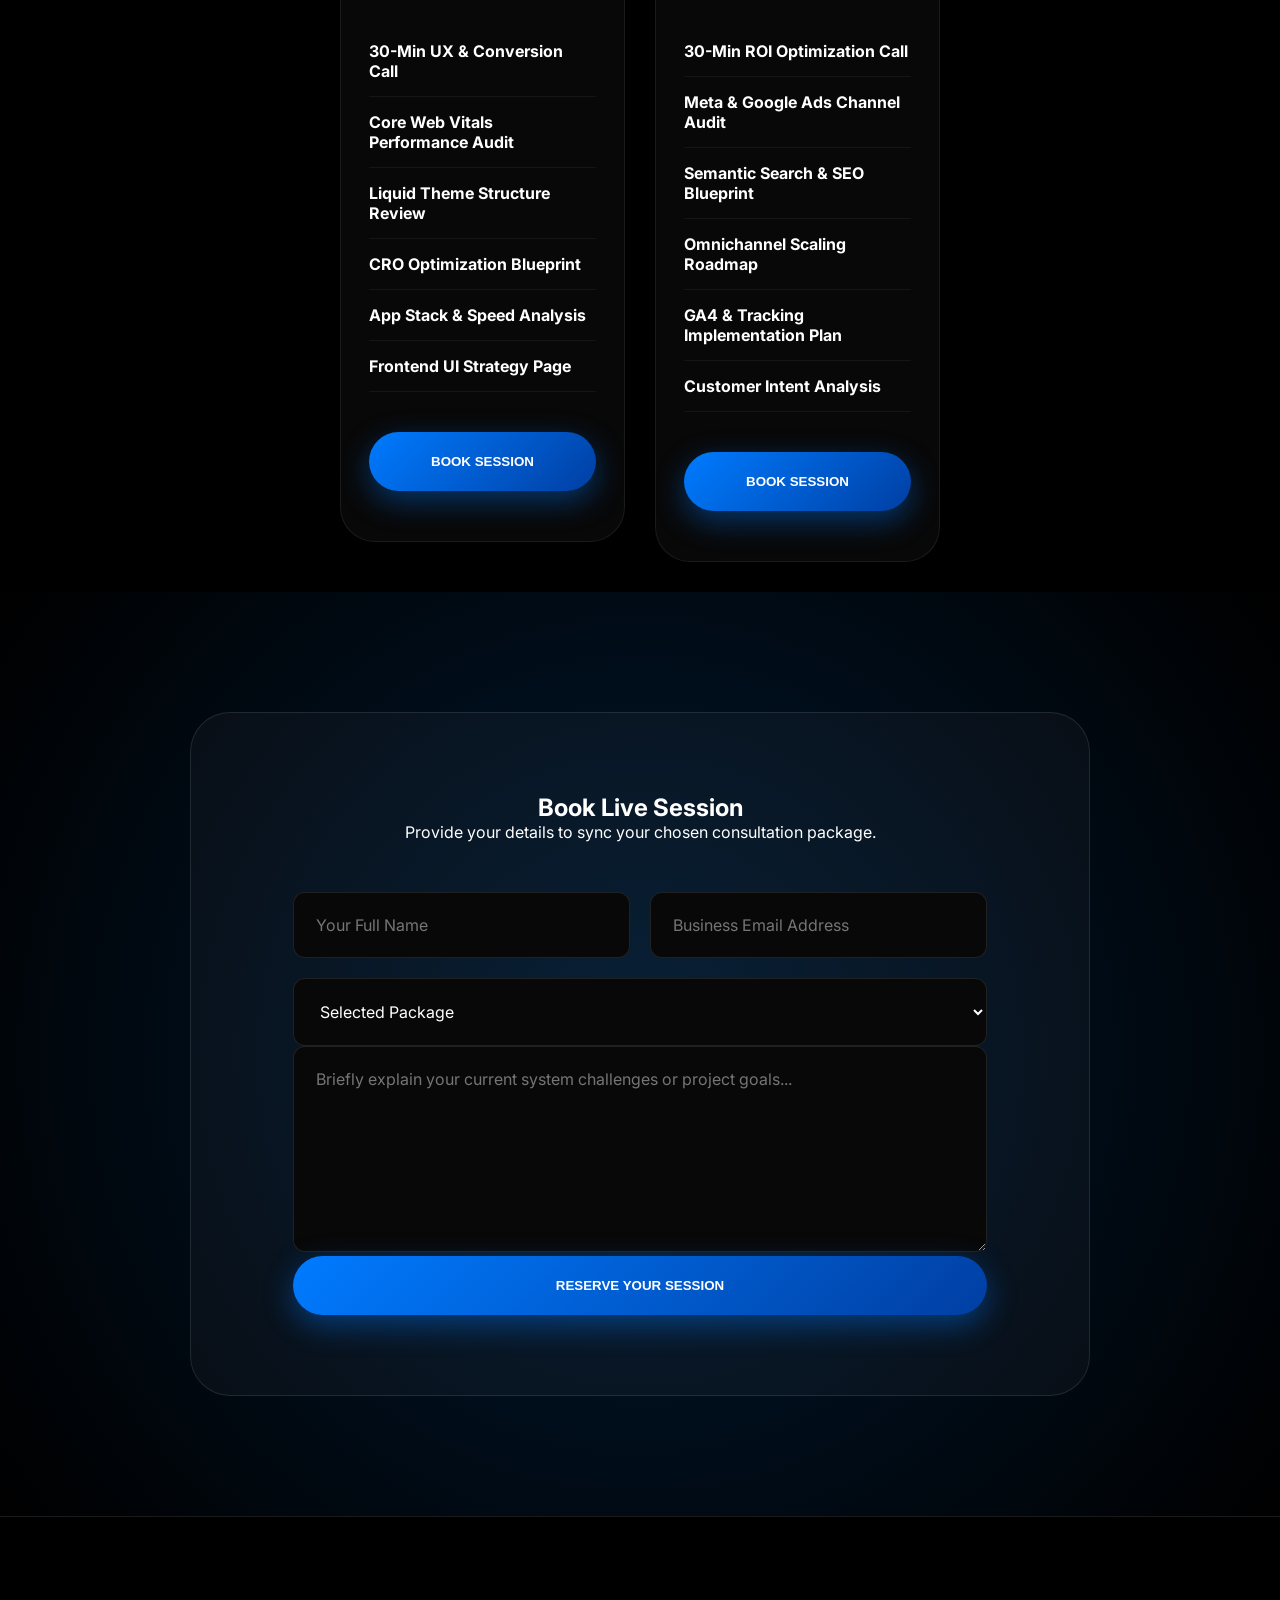
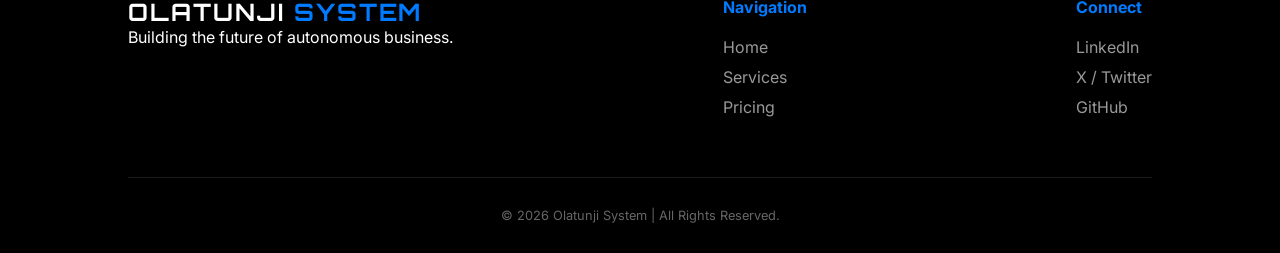
<file: pricing.html>
<!DOCTYPE html>
<html lang="en">
<head>
    <meta charset="UTF-8">
    <meta name="viewport" content="width=device-width, initial-scale=1.0">
    <title>Consultation | Olatunji System Solutions</title>
    <link rel="icon" type="image/png" href="favicon.jpg">
    <link href="https://fonts.googleapis.com/css2?family=Inter:wght@300;400;700;900&family=Orbitron:wght@700&display=swap" rel="stylesheet">
    <link rel="stylesheet" href="style.css"> 
    <link rel="stylesheet" href="pricing.css">
</head>
<body class="dark-theme">
    <div class="bg-glow glow-1"></div>
    <div class="bg-glow glow-2"></div>

    <header>
        <nav class="glass-nav">
            <div class="logo">OLATUNJI <span>SYSTEM</span></div>
            <ul class="nav-links">
                <li><a href="index.html">Home</a></li>
                <li><a href="services.html">Services</a></li>
                <li><a href="pricing.html" class="active">Pricing</a></li>
                <li><a href="projects.html">Past Projects</a></li>
                <li><a href="contact.html" class="btn-green">Contact Now</a></li>
            </ul>
        </nav>
    </header>

    <section class="pricing-hero">
        <div class="container">
            <span class="hero-tag fade-in">Proeject Architecture</span>
            <h1 class="reveal-text">Live <span>Consultation</span></h1>
            <p class="fade-in-delayed">Reserve a high-level session with the leaders to architect or scale your autonomous business.</p>
        </div>
    </section>

    <section class="pricing-grid-section">
        <div class="container">
            <div class="pricing-layout">
                
                <div class="pricing-card reveal-on-scroll">
                    <div class="card-inner-padding">
                        <span class="tier-tag">Module 01</span>
                        <h2>AI Strategy <span>Consult</span></h2>
                        <div class="price-box">
                            <span class="currency">$</span><span class="amount">200</span>
                        </div>
                        <ul class="feature-list">
                            <li><b>30-Min High-Level Strategy Call</b></li>
                            <li><b>Workflow Efficiency Audit</b></li>
                            <li><b>n8n / Make.com Logic Blueprint</b></li>
                            <li><b>AI Agent Deployment Roadmap</b></li>
                            <li><b>Tech Stack Integration Review</b></li>
                            <li><b>Post-Call Summary Report</b></li>
                        </ul>
                        <button class="select-plan btn-primary-3d" data-package="AI Strategy Consult - $200">Book Session</button>
                    </div>
                </div>

                <div class="pricing-card reveal-on-scroll">
                    <div class="card-inner-padding">
                        <span class="tier-tag">Module 02</span>
                        <h2>CRM Architecture <span>Audit</span></h2>
                        <div class="price-box">
                            <span class="currency">$</span><span class="amount">250</span>
                        </div>
                        <ul class="feature-list">
                            <li><b>30-Min GHL Infrastructure Call</b></li>
                            <li><b>Lead Flow & Nurture Audit</b></li>
                            <li><b>A2P 10DLC Compliance Review</b></li>
                            <li><b>Pipeline Optimization Blueprint</b></li>
                            <li><b>Snapshot Customization Plan</b></li>
                            <li><b>Automation Logic Debugging</b></li>
                        </ul>
                        <button class="select-plan btn-primary-3d" data-package="CRM Architecture Audit - $250">Book Session</button>
                    </div>
                </div>

                <div class="pricing-card reveal-on-scroll">
                    <div class="card-inner-padding">
                        <span class="tier-tag">Module 03</span>
                        <h2>Shopify Mastery <span>Session</span></h2>
                        <div class="price-box">
                            <span class="currency">$</span><span class="amount">150</span>
                        </div>
                        <ul class="feature-list">
                            <li><b>30-Min UX & Conversion Call</b></li>
                            <li><b>Core Web Vitals Performance Audit</b></li>
                            <li><b>Liquid Theme Structure Review</b></li>
                            <li><b>CRO Optimization Blueprint</b></li>
                            <li><b>App Stack & Speed Analysis</b></li>
                            <li><b>Frontend UI Strategy Page</b></li>
                        </ul>
                        <button class="select-plan btn-primary-3d" data-package="Shopify Mastery Session - $150">Book Session</button>
                    </div>
                </div>

                <div class="pricing-card reveal-on-scroll">
                    <div class="card-inner-padding">
                        <span class="tier-tag">Module 04</span>
                        <h2>Growth Engine <span>Strategy</span></h2>
                        <div class="price-box">
                            <span class="currency">$</span><span class="amount">300</span>
                        </div>
                        <ul class="feature-list">
                            <li><b>30-Min ROI Optimization Call</b></li>
                            <li><b>Meta & Google Ads Channel Audit</b></li>
                            <li><b>Semantic Search & SEO Blueprint</b></li>
                            <li><b>Omnichannel Scaling Roadmap</b></li>
                            <li><b>GA4 & Tracking Implementation Plan</b></li>
                            <li><b>Customer Intent Analysis</b></li>
                        </ul>
                        <button class="select-plan btn-primary-3d" data-package="Growth Engine Strategy - $300">Book Session</button>
                    </div>
                </div>

            </div>
        </div>
    </section>

    <section id="contact-anchor" class="enrollment-section">
        <div class="container">
            <div class="form-card reveal-on-scroll">
                <div class="form-header">
                    <h2>Book <span>Live Session</span></h2>
                    <p>Provide your details to sync your chosen consultation package.</p>
                </div>
                    <form action="https://formspree.io/f/xwvrvwrw" method="POST" id="consult-form">
                    <div class="form-row">
                        <input type="text" name="full-name" placeholder="Your Full Name" required>
                        <input type="email" name="email" placeholder="Business Email Address" required>
                    </div>
                    <div class="form-group">
                        <select id="package-selector" name="package" required>
                            <option value="" disabled selected>Selected Package</option>
                            <option value="AI Strategy Consult - $200">AI Strategy Consult - $200</option>
                            <option value="CRM Architecture Audit - $250">CRM Architecture Audit - $250</option>
                            <option value="Shopify Mastery Session - $150">Shopify Mastery Session - $150</option>
                            <option value="Growth Engine Strategy - $300">Growth Engine Strategy - $300</option>
                        </select>
                    </div>
                    <textarea name="challenges" placeholder="Briefly explain your current system challenges or project goals..." rows="8"></textarea>
    
                    <button type="submit" class="btn-primary-3d" id="submit-btn">Reserve Your Session</button>
                 </form>
            </div>
        </div>
    </section>

   <div class="system-status-bar">
    <div class="status-dot"></div>
    <p>System Status: <span class="status-text">Operational</span> | Active Partners: <span class="partner-count">20+</span></p>
   </div>

  <footer>
    <div class="footer-content">
        <div class="footer-logo">
            <h2>OLATUNJI <span>SYSTEM</span></h2>
            <p>Building the future of autonomous business.</p>
        </div>
        <div class="footer-links">
            <h4>Navigation</h4>
            <ul>
                <li><a href="index.html">Home</a></li>
                <li><a href="services.html">Services</a></li>
                <li><a href="pricing.html">Pricing</a></li>
            </ul>
        </div>
        <div class="footer-links">
            <h4>Connect</h4>
            <ul>
                <li><a href="#">LinkedIn</a></li>
                <li><a href="https://x.com/BuiltByOlatunji">X / Twitter</a></li>
                <li><a href="https://github.com/Oluwaseun-dot">GitHub</a></li>
            </ul>
        </div>
    </div>
    <div class="footer-bottom">
        <p>&copy; 2026 Olatunji System | All Rights Reserved.</p>
    </div>
  </footer>

    <script src="pricing.js"></script>
</body>
</html>
</file>
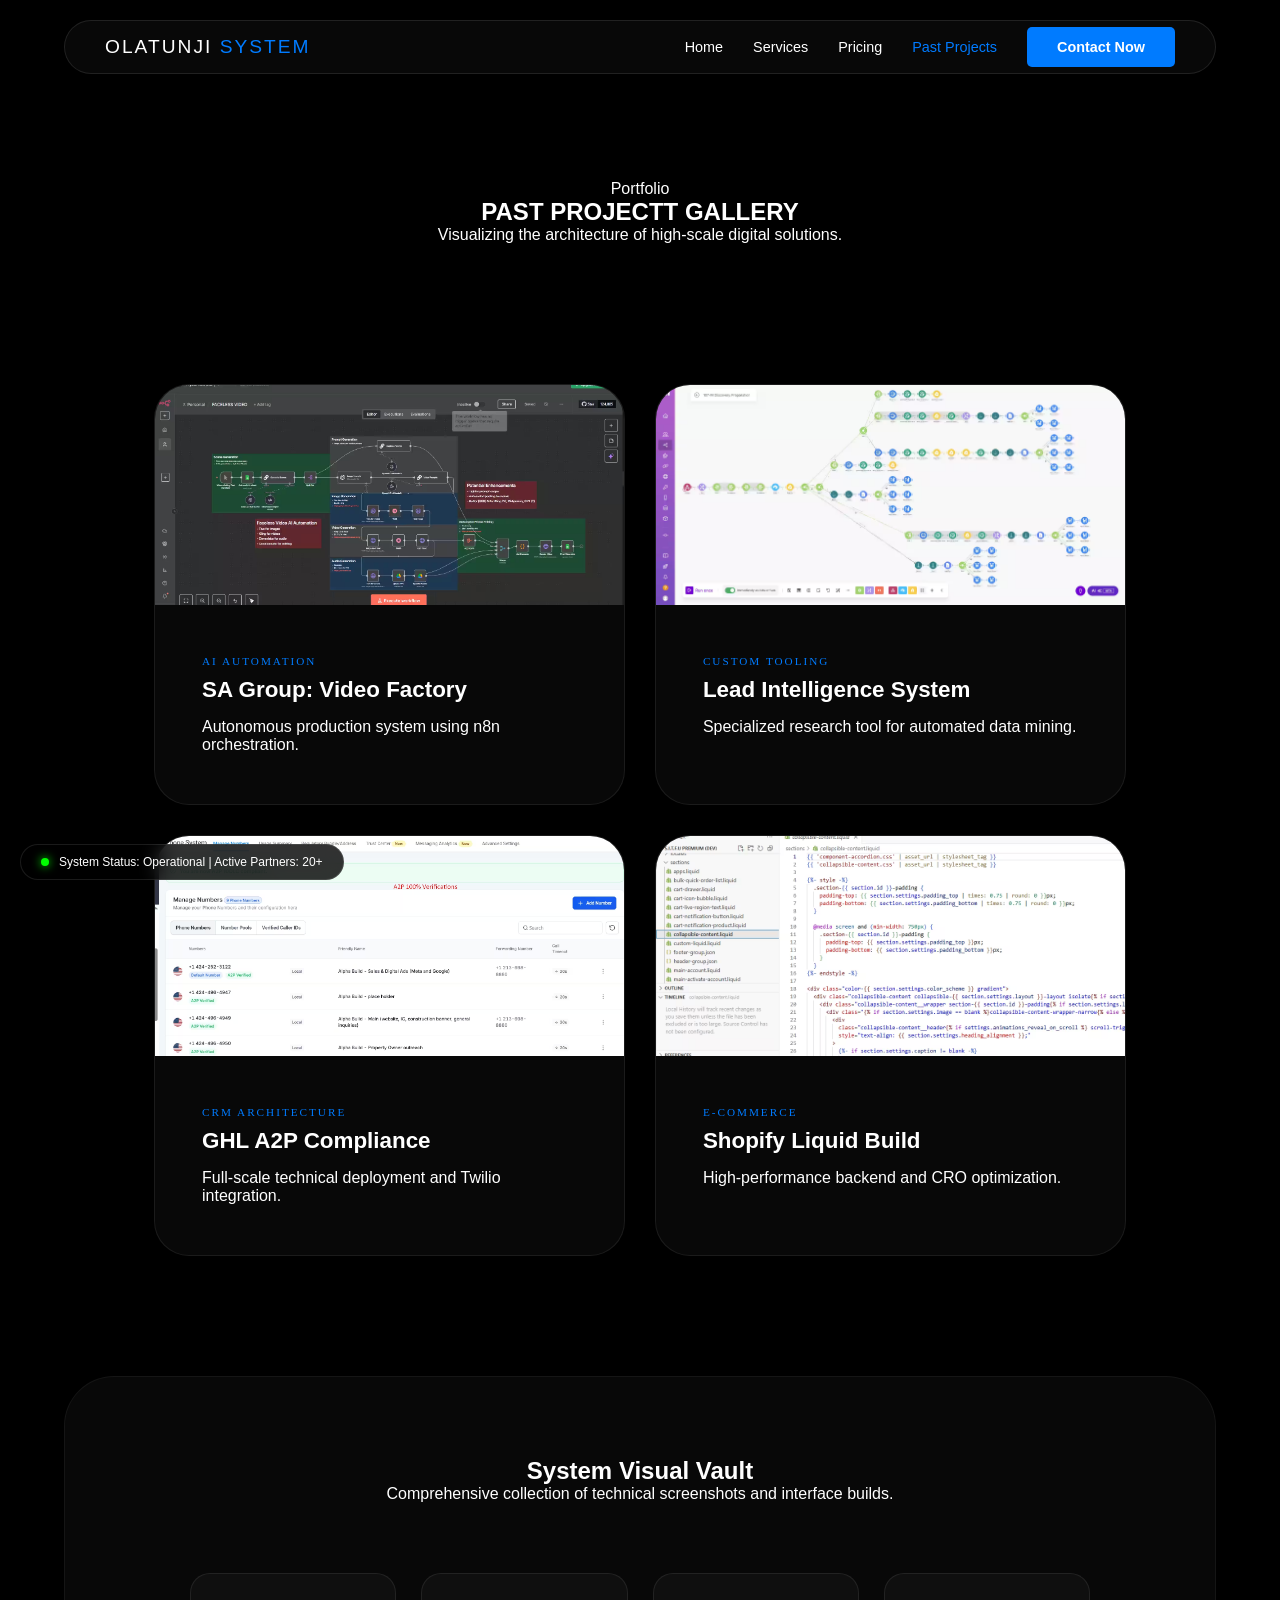
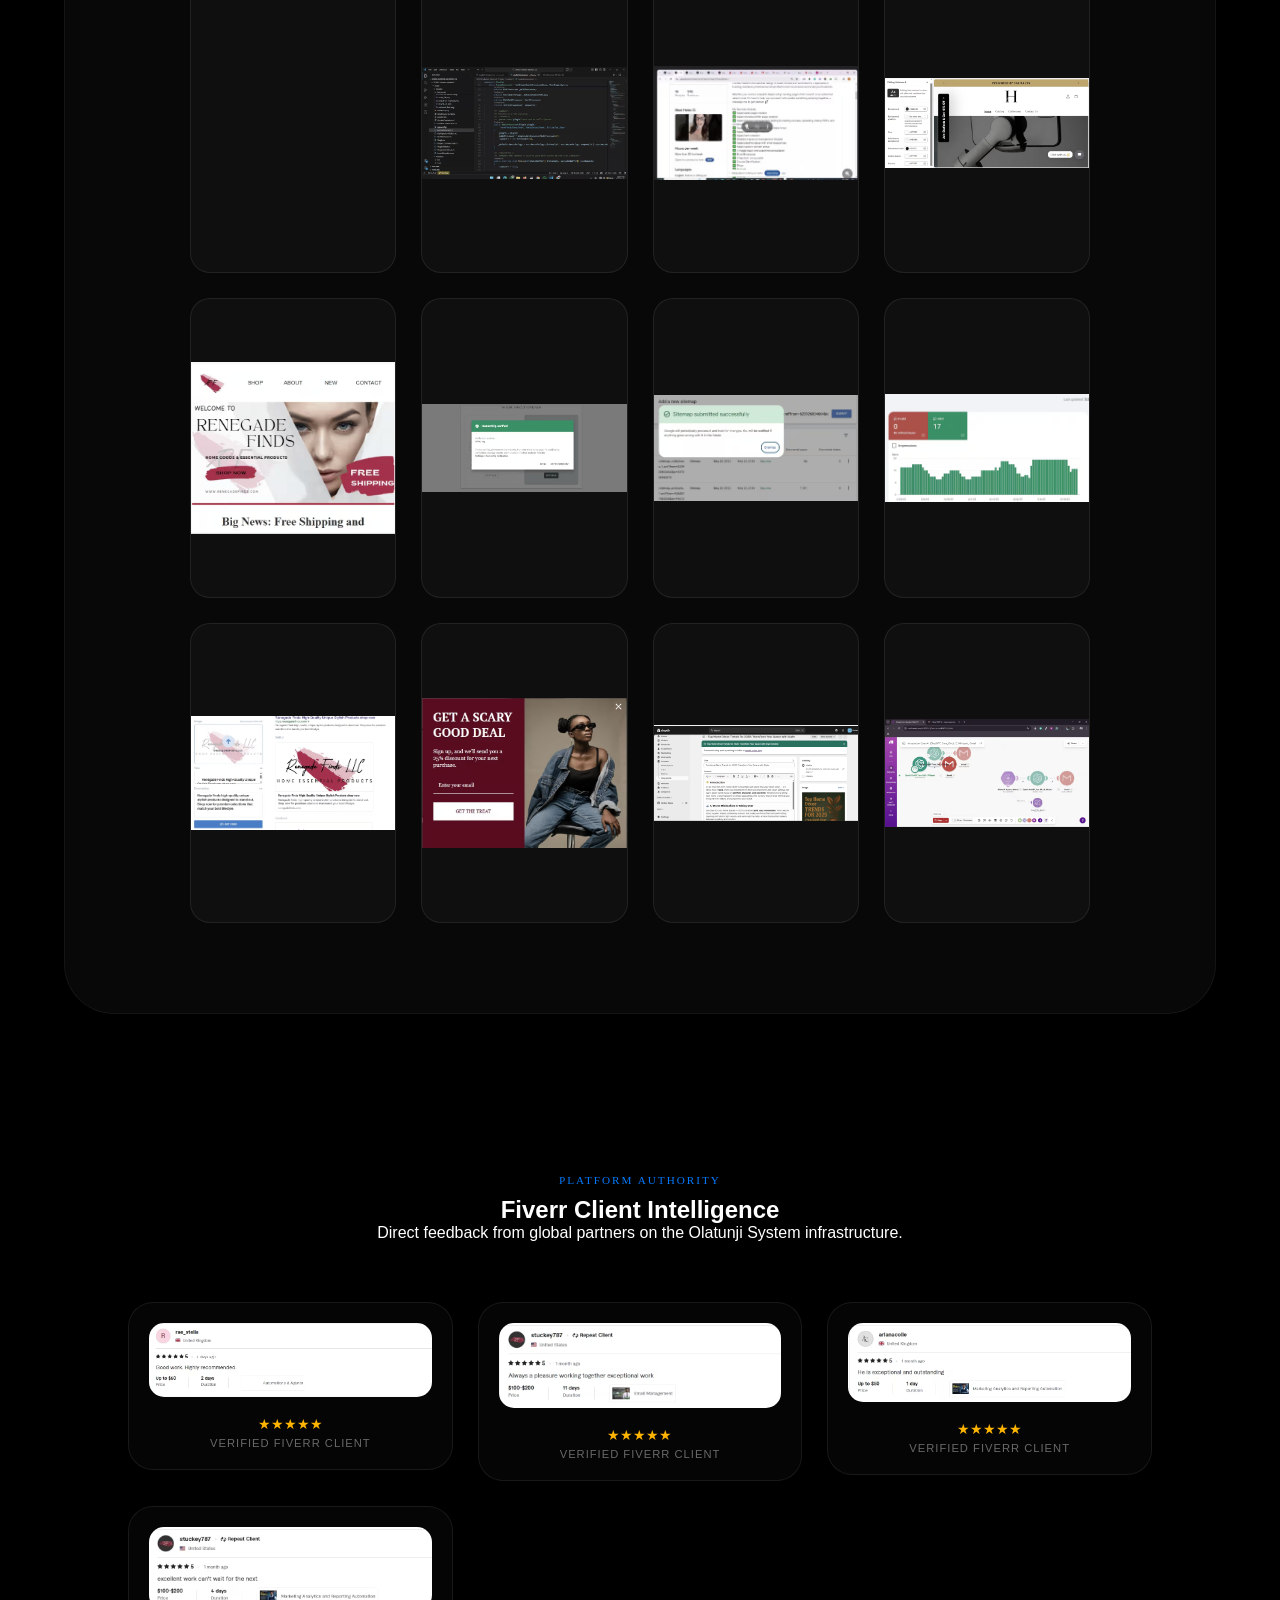
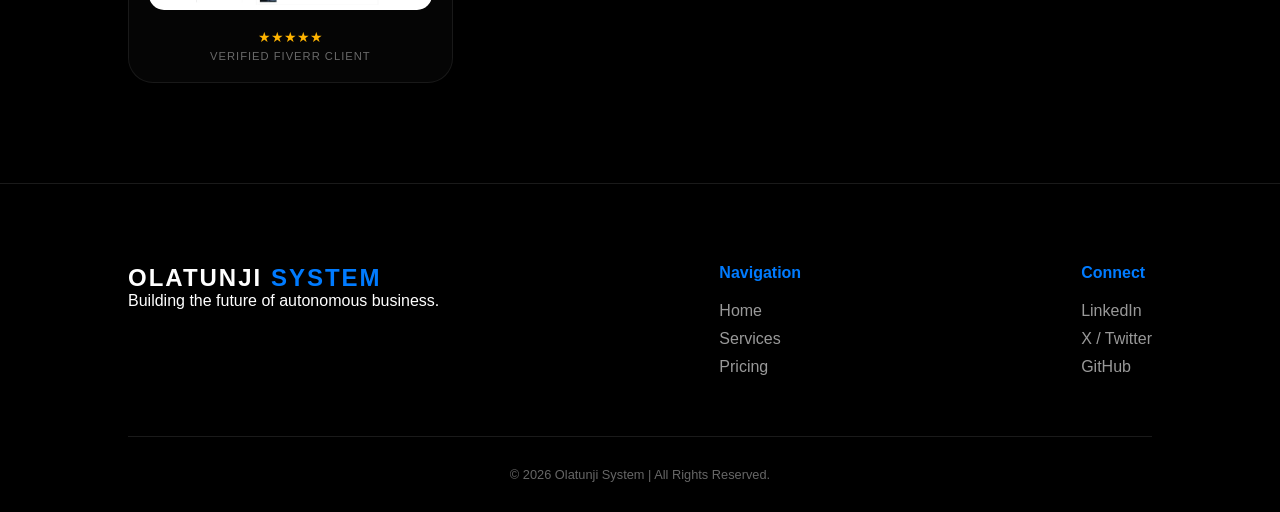
<file: projects.html>
<!DOCTYPE html>
<html lang="en">
<head>
    <meta charset="UTF-8">
    <meta name="viewport" content="width=device-width, initial-scale=1.0">
    <title>Portfolio | Olatunji System Solutions</title>
    <link rel="icon" type="image/png" href="favicon.jpg">
    <link rel="stylesheet" href="style.css"> 
    <link rel="stylesheet" href="projects.css">
</head>
<body class="dark-theme">
    <div class="bg-glow glow-1"></div>
    <div class="bg-glow glow-2"></div>

    <header>
        <nav class="glass-nav">
            <div class="logo">OLATUNJI <span>SYSTEM</span></div>
            <ul class="nav-links">
                <li><a href="index.html">Home</a></li>
                <li><a href="services.html">Services</a></li>
                <li><a href="pricing.html">Pricing</a></li>
                <li><a href="projects.html" class="active">Past Projects</a></li>
                <li><a href="contact.html" class="btn-blue">Contact Now</a></li>
            </ul>
        </nav>
    </header>

    <section class="projects-hero">
        <div class="container">
            <span class="hero-tag">Portfolio</span>
            <h1 class="reveal-text">PAST PROJECTT<span> GALLERY</span></h1>
            <p>Visualizing the architecture of high-scale digital solutions.</p>
        </div>
    </section>

    <section class="projects-grid-section">
        <div class="container">
            <div class="projects-layout">
                
                <div class="project-card reveal-on-scroll">
                    <div class="project-img-box">
                        <img src="assets/SA.avif" alt="SA Group System">
                    </div>
                    <div class="card-inner-padding">
                        <span class="project-category">AI Automation</span>
                        <h3>SA Group: Video Factory</h3>
                        <p>Autonomous production system using n8n orchestration.</p>
                    </div>
                </div>

                <div class="project-card reveal-on-scroll">
                    <div class="project-img-box">
                        <img src="assets/lead.avif" alt="Lead Intelligence">
                    </div>
                    <div class="card-inner-padding">
                        <span class="project-category">Custom Tooling</span>
                        <h3>Lead Intelligence System</h3>
                        <p>Specialized research tool for automated data mining.</p>
                    </div>
                </div>

                <div class="project-card reveal-on-scroll">
                    <div class="project-img-box">
                        <img src="assets/go.avif" alt="CRM Compliance">
                    </div>
                    <div class="card-inner-padding">
                        <span class="project-category">CRM Architecture</span>
                        <h3>GHL A2P Compliance</h3>
                        <p>Full-scale technical deployment and Twilio integration.</p>
                    </div>
                </div>

                <div class="project-card reveal-on-scroll">
                    <div class="project-img-box">
                        <img src="assets/shopifyde.avif" alt="Shopify Mastery">
                    </div>
                    <div class="card-inner-padding">
                        <span class="project-category">E-commerce</span>
                        <h3>Shopify Liquid Build</h3>
                        <p>High-performance backend and CRO optimization.</p>
                    </div>
                </div>

            </div>
        </div>
    </section>

<section class="massive-gallery-section reveal-on-scroll">
    <div class="container">
        <div class="large-gallery-card">
            <div class="gallery-header">
                <h2>System <span>Visual Vault</span></h2>
                <p>Comprehensive collection of technical screenshots and interface builds.</p>
            </div>
            
            <div class="image-masonry-grid">
                <div class="gallery-item video-box">
                    <video src="assets/Cikada Testimony.mp4" autoplay muted loop playsinline></video>
                </div>

                <div class="gallery-item"><img src="assets/porfolio (1).avif" alt="Interface 1"></div>
                <div class="gallery-item"><img src="assets/porfolio (2).avif" alt="Interface 2"></div>
                <div class="gallery-item"><img src="assets/porfolio (3).avif" alt="Interface 3"></div>
                <div class="gallery-item"><img src="assets/porfolio (4).avif" alt="Interface 4"></div>
                <div class="gallery-item"><img src="assets/porfolio (5).avif" alt="Interface 5"></div>
                <div class="gallery-item"><img src="assets/porfolio (6).avif" alt="Interface 6"></div>
                <div class="gallery-item"><img src="assets/porfolio (7).avif" alt="Interface 7"></div>
                <div class="gallery-item"><img src="assets/porfolio (8).avif" alt="Interface 8"></div>
                <div class="gallery-item"><img src="assets/porfolio (9).avif" alt="Interface 9"></div>
                <div class="gallery-item"><img src="assets/porfolio (10).avif" alt="Interface 10"></div>
                <div class="gallery-item"><img src="assets/porfolio (11).avif" alt="Interface 10"></div>




                </div>
        </div>
    </div>
</section>

 <section class="review-vault-section reveal-on-scroll">
    <div class="container">
        <div class="section-header">
            <span class="project-category">Platform Authority</span>
            <h2>Fiverr <span>Client Intelligence</span></h2>
            <p>Direct feedback from global partners on the Olatunji System infrastructure.</p>
        </div>

        <div class="review-track">
            <div class="review-grid">
                <div class="review-card">
                    <div class="review-glass">
                        <img src="assets/review1 (1).avif" alt="Fiverr Review 1" class="review-img">
                        <div class="star-rating">★★★★★</div>
                        <p class="platform-tag">Verified Fiverr Client</p>
                    </div>
                </div>
                <div class="review-card">
                    <div class="review-glass">
                        <img src="assets/review1 (2).avif" alt="Fiverr Review 2" class="review-img">
                        <div class="star-rating">★★★★★</div>
                        <p class="platform-tag">Verified Fiverr Client</p>
                    </div>
                </div>
                <div class="review-card">
                    <div class="review-glass">
                        <img src="assets/review1 (3).avif" alt="Fiverr Review 3" class="review-img">
                        <div class="star-rating">★★★★★</div>
                        <p class="platform-tag">Verified Fiverr Client</p>
                    </div>
                </div>
                <div class="review-card">
                    <div class="review-glass">
                        <img src="assets/review1 (4).avif" alt="Fiverr Review 4" class="review-img">
                        <div class="star-rating">★★★★★</div>
                        <p class="platform-tag">Verified Fiverr Client</p>
                    </div>
                </div>
                <div class="review-card">
                    <div class="review-glass">
                        <img src="assets/review1 (5).avif" alt="Fiverr Review 5" class="review-img">
                        <div class="star-rating">★★★★★</div>
                        <p class="platform-tag">Verified Fiverr Client</p>
                    </div>
                </div>
                <div class="review-card">
                    <div class="review-glass">
                        <img src="assets/review1 (6).avif" alt="Fiverr Review 6" class="review-img">
                        <div class="star-rating">★★★★★</div>
                        <p class="platform-tag">Verified Fiverr Client</p>
                    </div>
                </div>
            </div>
        </div>
    </div>
 </section>

   <div class="system-status-bar">
    <div class="status-dot"></div>
    <p>System Status: <span class="status-text">Operational</span> | Active Partners: <span class="partner-count">20+</span></p>
   </div>

  <footer>
    <div class="footer-content">
        <div class="footer-logo">
            <h2>OLATUNJI <span>SYSTEM</span></h2>
            <p>Building the future of autonomous business.</p>
        </div>
        <div class="footer-links">
            <h4>Navigation</h4>
            <ul>
                <li><a href="index.html">Home</a></li>
                <li><a href="services.html">Services</a></li>
                <li><a href="pricing.html">Pricing</a></li>
            </ul>
        </div>
        <div class="footer-links">
            <h4>Connect</h4>
            <ul>
                <li><a href="#">LinkedIn</a></li>
                <li><a href="https://x.com/BuiltByOlatunji">X / Twitter</a></li>
                <li><a href="https://github.com/Oluwaseun-dot">GitHub</a></li>
            </ul>
        </div>
    </div>
    <div class="footer-bottom">
        <p>&copy; 2026 Olatunji System | All Rights Reserved.</p>
    </div>
  </footer>
    <script src="projects.js"></script>
</body>

</html>
</file>
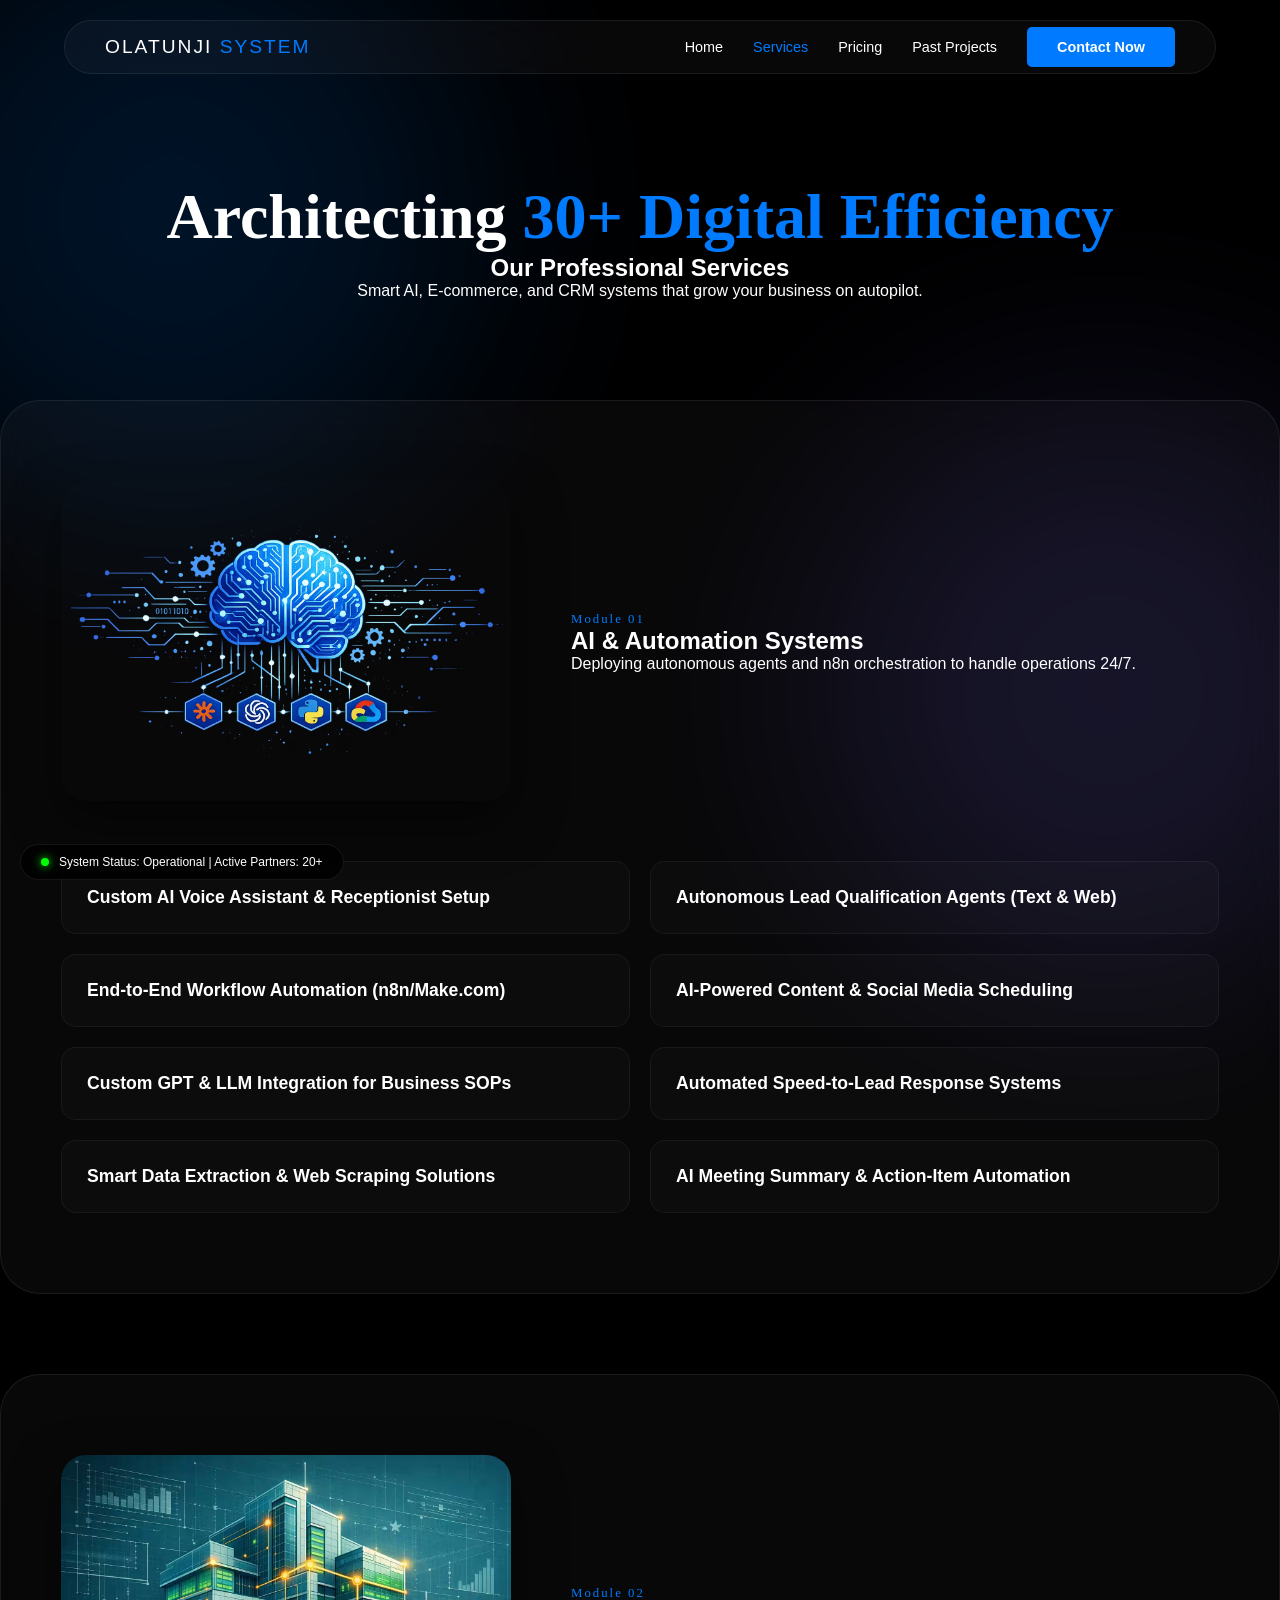
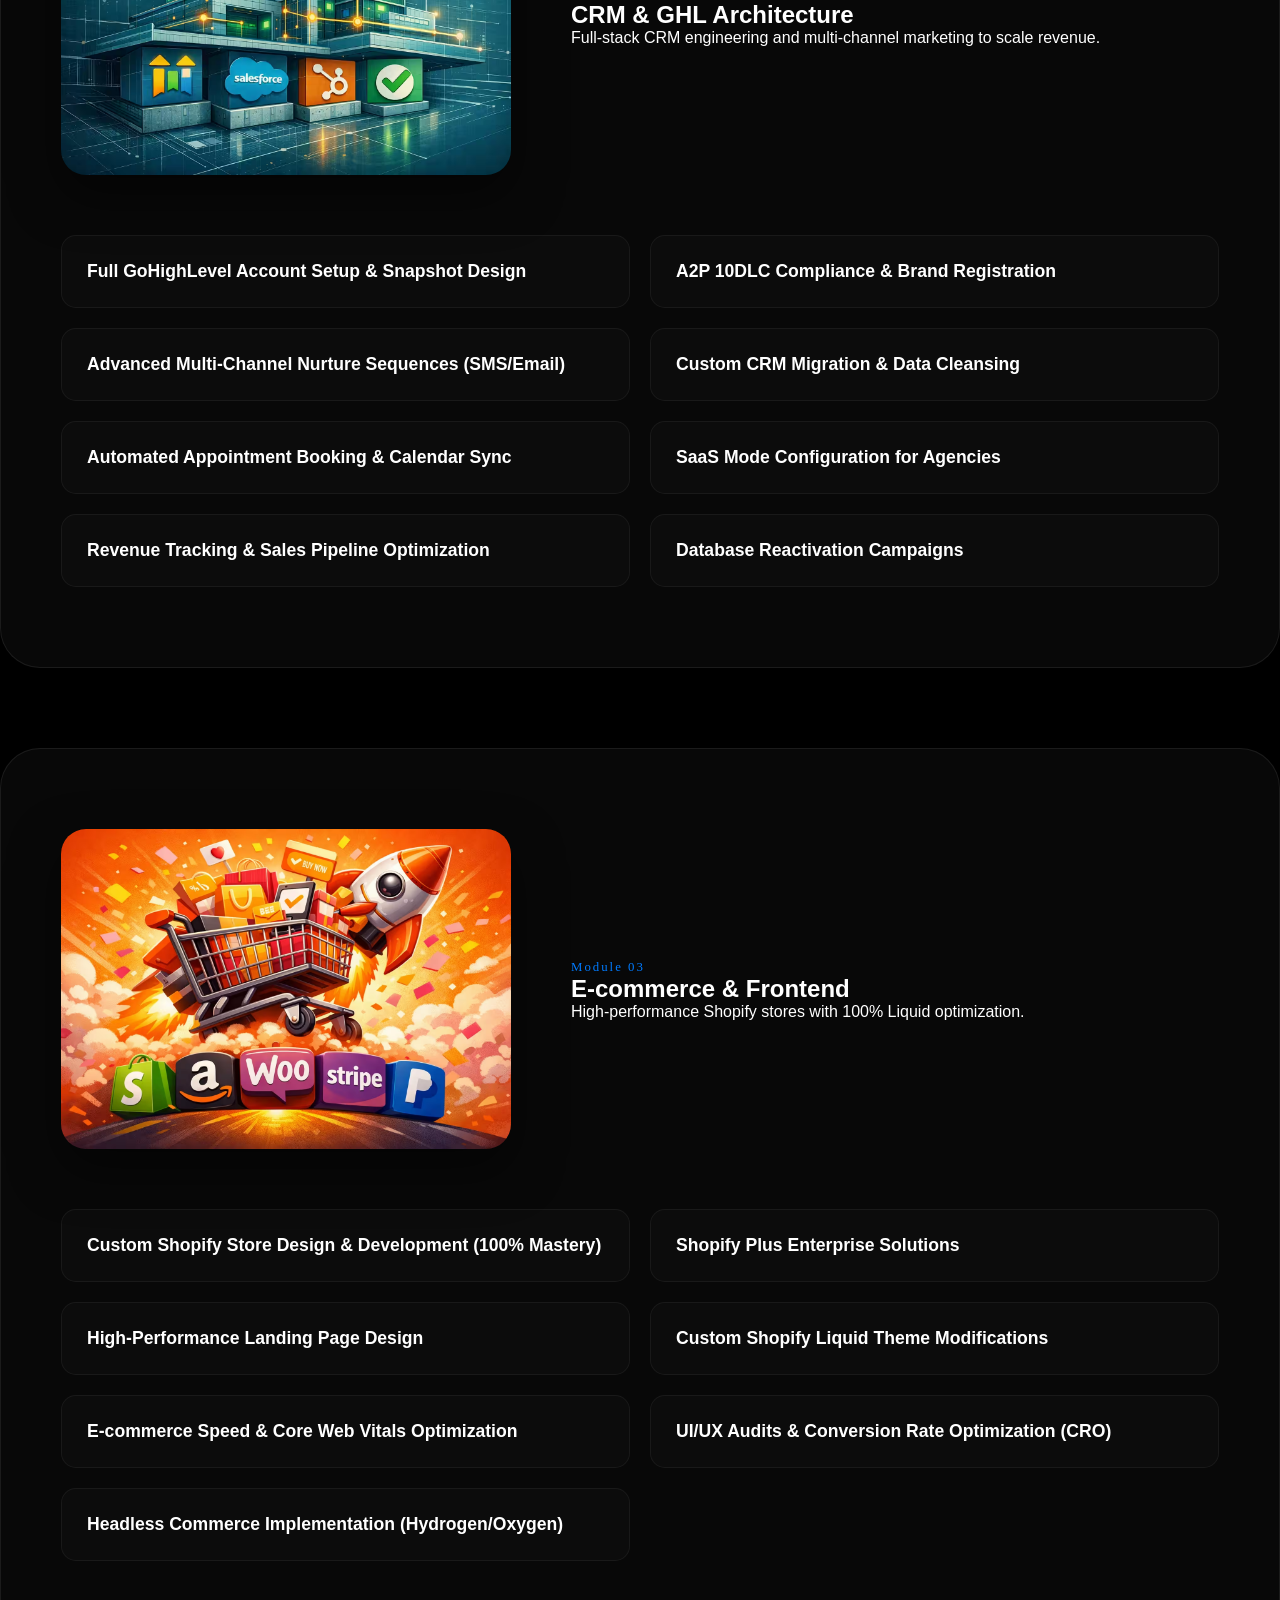
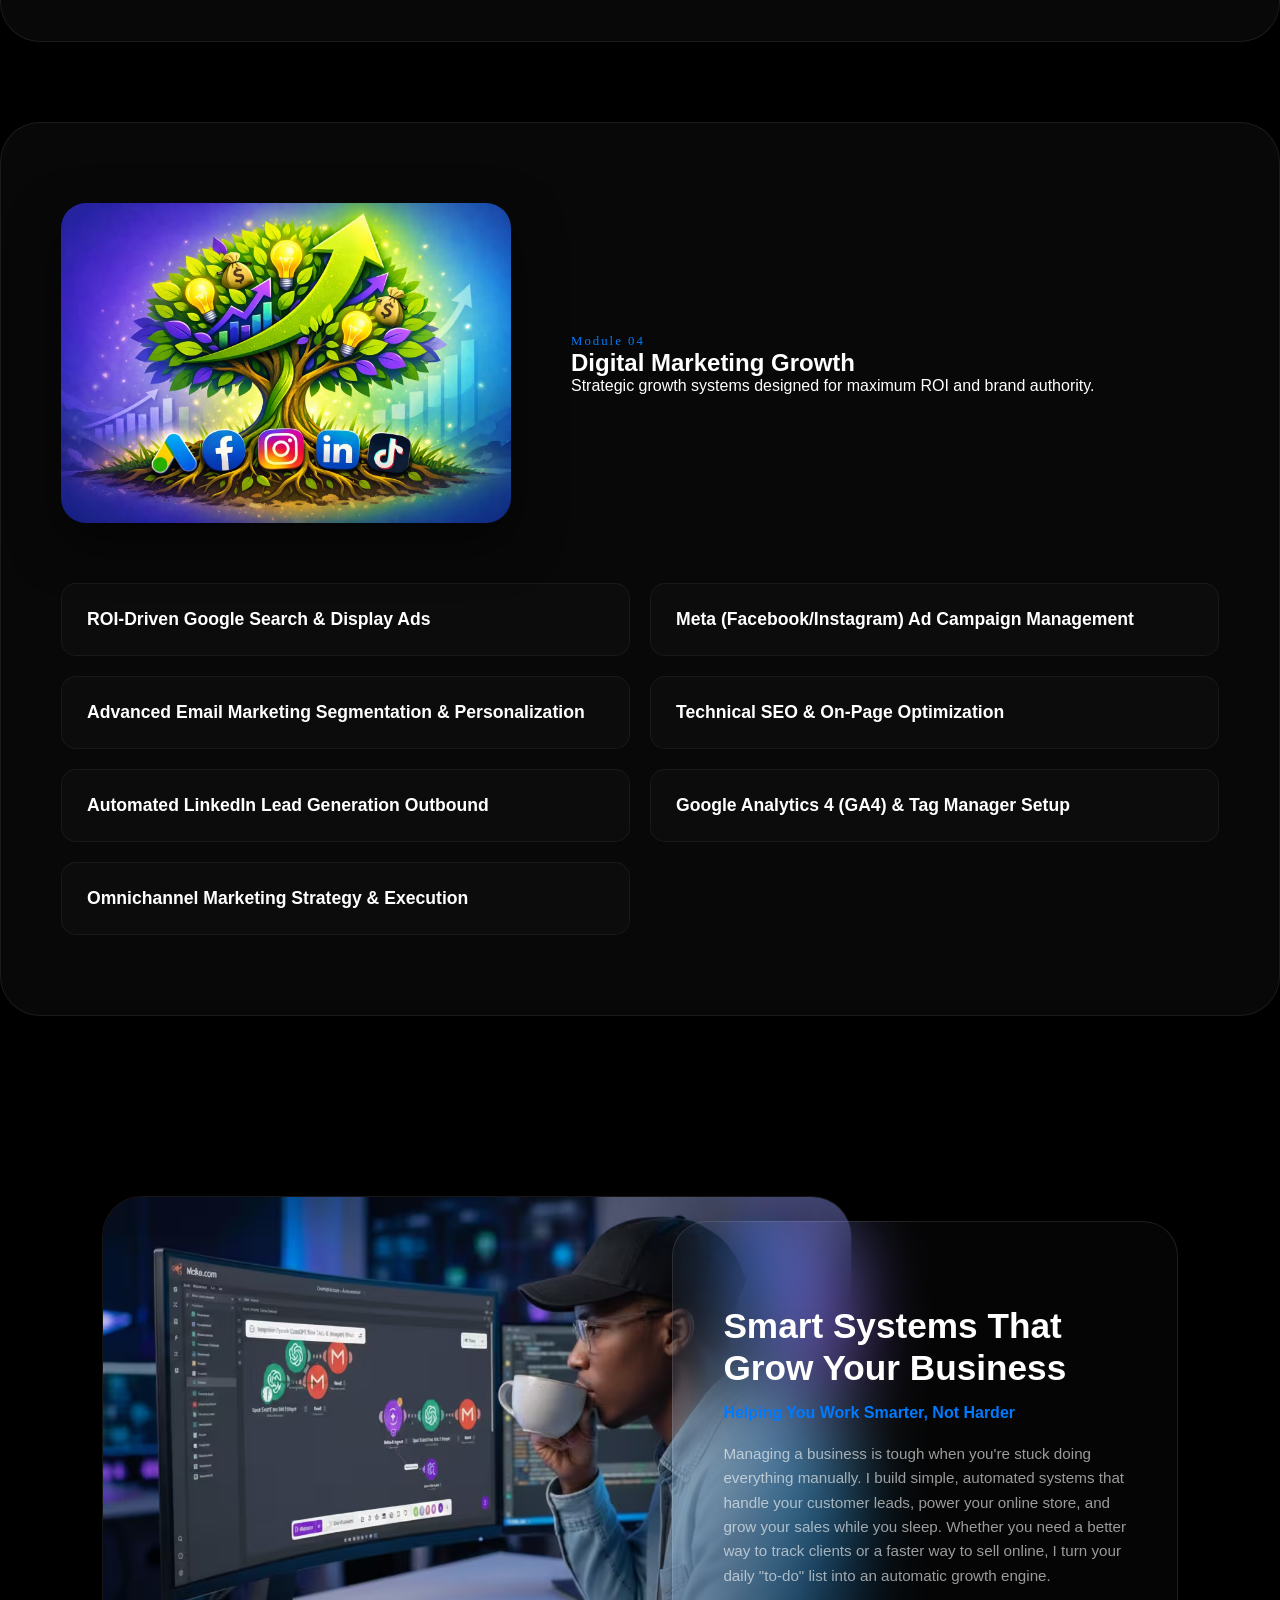
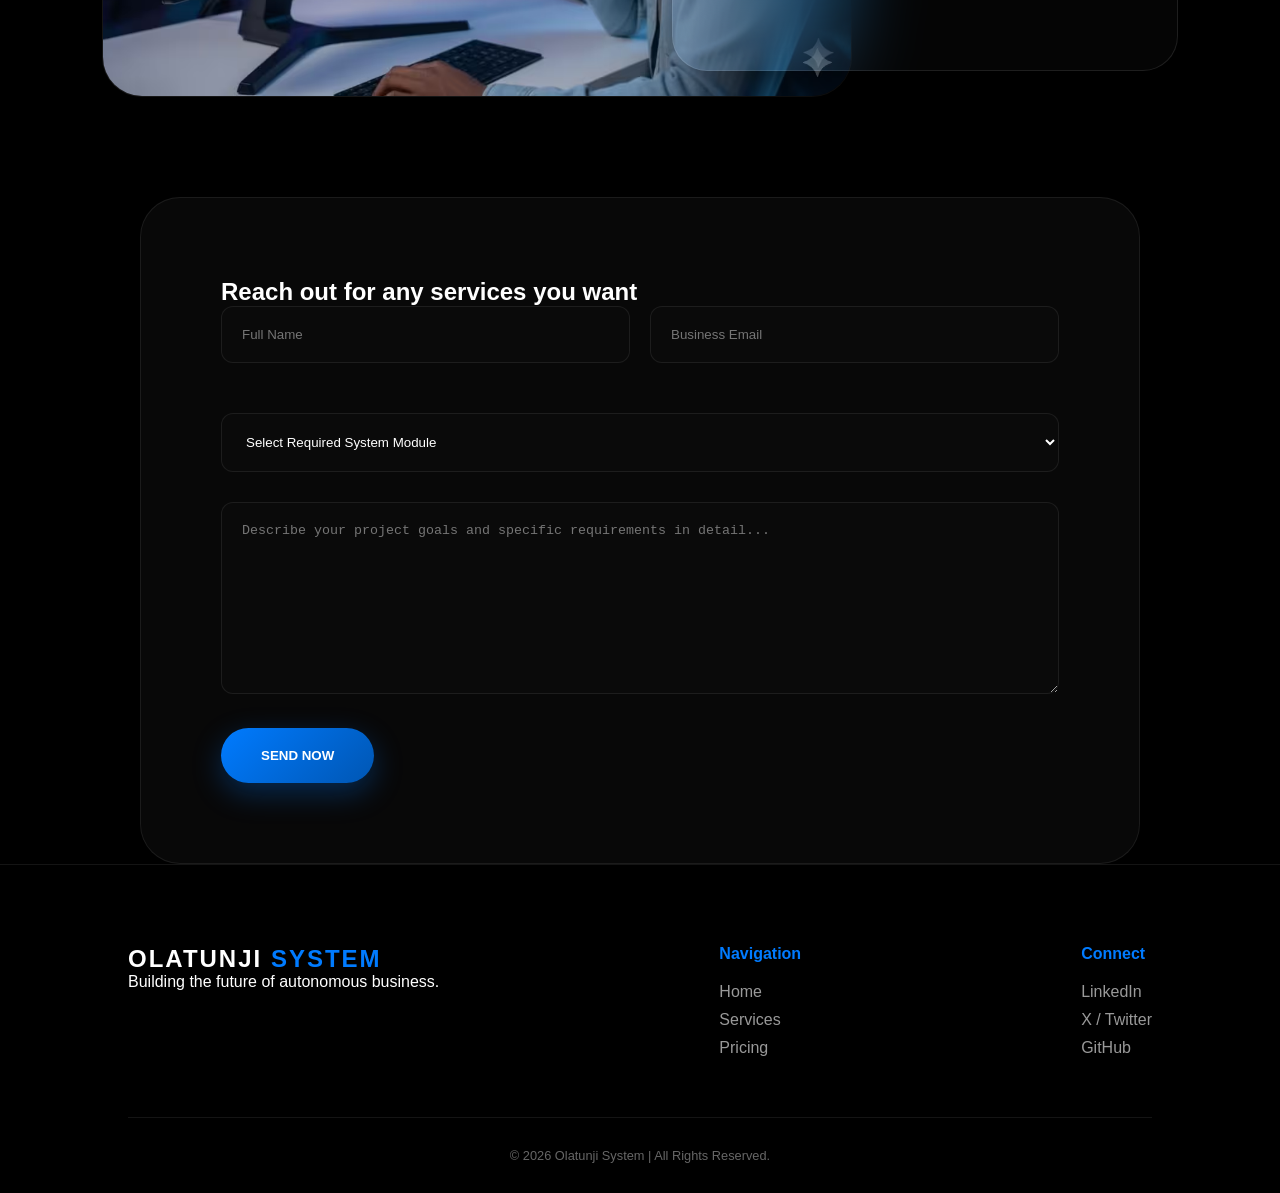
<file: services.html>
<!DOCTYPE html>
<html lang="en">
<head>
    <meta charset="UTF-8">
    <meta name="viewport" content="width=device-width, initial-scale=1.0">
    <title>Services | Olatunji System Solutions</title>
    <link rel="icon" type="image/png" href="favicon.jpg">
    <link rel="stylesheet" href="style.css"> 
    <link rel="stylesheet" href="services.css">
</head>
<body class="dark-theme">
    <div class="bg-glow glow-1"></div>
    <div class="bg-glow glow-2"></div>

    <header>
        <nav class="glass-nav">
            <div class="logo">OLATUNJI <span>SYSTEM</span></div>
            <ul class="nav-links">
                <li><a href="index.html">Home</a></li>
                <li><a href="services.html" class="active">Services</a></li>
                <li><a href="pricing.html">Pricing</a></li>
                <li><a href="projects.html">Past Projects</a></li>
                <li><a href="contact.html" class="btn-blue">Contact Now</a></li>
            </ul>
        </nav>
    </header>

    <section class="services-hero">
        <div class="container">
            <h1 class="reveal-text">Architecting <span class="service-count-trigger" data-target="30">0+</span> <span>Digital Efficiency</span></h1>
            <h2>Our Professional Services</h2>
            <p class="fade-in">Smart AI, E-commerce, and CRM systems that grow your business on autopilot.</p>
        </div>
    </section>

    <section class="services-main-content">
        <div class="container">
            
            <div class="unified-service-card reveal-on-scroll">
                <div class="card-inner-padding">
                    <div class="master-header">
                        <div class="master-image-box">
                            <img src="assets/AI.avif" alt="AI Systems">
                        </div>
                        <div class="master-text">
                            <span class="system-tag">Module 01</span>
                            <h2>AI & Automation <span>Systems</span></h2>
                            <p>Deploying autonomous agents and n8n orchestration to handle operations 24/7.</p>
                        </div>
                    </div>
                    <div class="mini-grid">
                        <div class="mini-item"><b>Custom AI Voice Assistant & Receptionist Setup</b></div>
                        <div class="mini-item"><b>Autonomous Lead Qualification Agents (Text & Web)</b></div>
                        <div class="mini-item"><b>End-to-End Workflow Automation (n8n/Make.com)</b></div>
                        <div class="mini-item"><b>AI-Powered Content & Social Media Scheduling</b></div>
                        <div class="mini-item"><b>Custom GPT & LLM Integration for Business SOPs</b></div>
                        <div class="mini-item"><b>Automated Speed-to-Lead Response Systems</b></div>
                        <div class="mini-item"><b>Smart Data Extraction & Web Scraping Solutions</b></div>
                        <div class="mini-item"><b>AI Meeting Summary & Action-Item Automation</b></div>
                    </div>
                </div>
            </div>

            <div class="unified-service-card reveal-on-scroll">
                <div class="card-inner-padding">
                    <div class="master-header">
                        <div class="master-image-box">
                            <img src="assets/CRM.avif" alt="CRM Architecture">
                        </div>
                        <div class="master-text">
                            <span class="system-tag">Module 02</span>
                            <h2>CRM & GHL <span>Architecture</span></h2>
                            <p>Full-stack CRM engineering and multi-channel marketing to scale revenue.</p>
                        </div>
                    </div>
                    <div class="mini-grid">
                        <div class="mini-item"><b>Full GoHighLevel Account Setup & Snapshot Design</b></div>
                        <div class="mini-item"><b>A2P 10DLC Compliance & Brand Registration</b></div>
                        <div class="mini-item"><b>Advanced Multi-Channel Nurture Sequences (SMS/Email)</b></div>
                        <div class="mini-item"><b>Custom CRM Migration & Data Cleansing</b></div>
                        <div class="mini-item"><b>Automated Appointment Booking & Calendar Sync</b></div>
                        <div class="mini-item"><b>SaaS Mode Configuration for Agencies</b></div>
                        <div class="mini-item"><b>Revenue Tracking & Sales Pipeline Optimization</b></div>
                        <div class="mini-item"><b>Database Reactivation Campaigns</b></div>
                    </div>
                </div>
            </div>

            <div class="unified-service-card reveal-on-scroll">
                <div class="card-inner-padding">
                    <div class="master-header">
                        <div class="master-image-box">
                            <img src="assets/Shopify.avif" alt="E-commerce">
                        </div>
                        <div class="master-text">
                            <span class="system-tag">Module 03</span>
                            <h2>E-commerce & <span>Frontend</span></h2>
                            <p>High-performance Shopify stores with 100% Liquid optimization.</p>
                        </div>
                    </div>
                    <div class="mini-grid">
                        <div class="mini-item"><b>Custom Shopify Store Design & Development (100% Mastery)</b></div>
                        <div class="mini-item"><b>Shopify Plus Enterprise Solutions</b></div>
                        <div class="mini-item"><b>High-Performance Landing Page Design</b></div>
                        <div class="mini-item"><b>Custom Shopify Liquid Theme Modifications</b></div>
                        <div class="mini-item"><b>E-commerce Speed & Core Web Vitals Optimization</b></div>
                        <div class="mini-item"><b>UI/UX Audits & Conversion Rate Optimization (CRO)</b></div>
                        <div class="mini-item"><b>Headless Commerce Implementation (Hydrogen/Oxygen)</b></div>
                    </div>
                </div>
            </div>

            <div class="unified-service-card reveal-on-scroll">
                <div class="card-inner-padding">
                    <div class="master-header">
                        <div class="master-image-box">
                            <img src="assets/Marketing.avif" alt="Marketing">
                        </div>
                        <div class="master-text">
                            <span class="system-tag">Module 04</span>
                            <h2>Digital Marketing <span>Growth</span></h2>
                            <p>Strategic growth systems designed for maximum ROI and brand authority.</p>
                        </div>
                    </div>
                    <div class="mini-grid">
                        <div class="mini-item"><b>ROI-Driven Google Search & Display Ads</b></div>
                        <div class="mini-item"><b>Meta (Facebook/Instagram) Ad Campaign Management</b></div>
                        <div class="mini-item"><b>Advanced Email Marketing Segmentation & Personalization</b></div>
                        <div class="mini-item"><b>Technical SEO & On-Page Optimization</b></div>
                        <div class="mini-item"><b>Automated LinkedIn Lead Generation Outbound</b></div>
                        <div class="mini-item"><b>Google Analytics 4 (GA4) & Tag Manager Setup</b></div>
                        <div class="mini-item"><b>Omnichannel Marketing Strategy & Execution</b></div>
                    </div>
                </div>
            </div>

        </div>
    </section>
 
   <div class="system-status-bar">
    <div class="status-dot"></div>
    <p>System Status: <span class="status-text">Operational</span> | Active Partners: <span class="partner-count">20+</span></p>
   </div>

<section class="system-story-section reveal-on-scroll">
    <div class="container">
        <div class="story-wrapper">
            
            <div class="story-image-panel">
                <div class="image-3d-container">
                    <img src="assets/the1 (3).avif" alt="System Architecture">
                    <div class="tech-overlay-grid"></div>
                </div>
            </div>

            <div class="story-text-panel overlapping-card">
                <div class="card-inner-content">
                    <span class="system-tag"></span>
                    <h2>Smart Systems That Grow Your Business</h2>
                    <p class="story-subheading">Helping You Work Smarter, Not Harder</p>
                    
                    <div class="story-body-text">
                        <p>Managing a business is tough when you're stuck doing everything manually. I build simple, automated systems that handle your customer leads, power your online store, and grow your sales while you sleep. Whether you need a better way to track clients or a faster way to sell online, I turn your daily "to-do" list into an automatic growth engine.</p>
                        
                        <p></p>
                    </div>
                </div>
            </div>

        </div>
    </div>
</section>

    <section class="deployment-form-section reveal-on-scroll">
        <div class="container">
            <div class="form-card">
                <h2>Reach out for <span>any services you want</span></h2>
<form action="https://formspree.io/f/xwvrvwrw" method="POST" id="services-contact-form">
    <div class="form-row">
        <input type="text" name="full-name" placeholder="Full Name" required>
        <input type="email" name="email" placeholder="Business Email" required>
    </div>
    <select name="system-module" required class="styled-select">
        <option value="" disabled selected>Select Required System Module</option>
        <option value="ai">AI & Automation Systems</option>
        <option value="crm">CRM & GHL Architecture</option>
        <option value="ecommerce">Shopify & E-commerce</option>
        <option value="marketing">Digital Marketing Growth</option>
    </select>
    <textarea name="project-details" placeholder="Describe your project goals and specific requirements in detail..." rows="10"></textarea>
    
    <button type="submit" id="services-submit-btn" class="btn-primary-3d">SEND NOW</button>
</form>
            </div>
        </div>
    </section>

  <footer>
    <div class="footer-content">
        <div class="footer-logo">
            <h2>OLATUNJI <span>SYSTEM</span></h2>
            <p>Building the future of autonomous business.</p>
        </div>
        <div class="footer-links">
            <h4>Navigation</h4>
            <ul>
                <li><a href="index.html">Home</a></li>
                <li><a href="/services">Services</a></li>
                <li><a href="/pricing">Pricing</a></li>
            </ul>
        </div>
        <div class="footer-links">
            <h4>Connect</h4>
            <ul>
                <li><a href="#">LinkedIn</a></li>
                <li><a href="https://x.com/BuiltByOlatunji">X / Twitter</a></li>
                <li><a href="https://github.com/Oluwaseun-dot">GitHub</a></li>
            </ul>
        </div>
    </div>
    <div class="footer-bottom">
        <p>&copy; 2026 Olatunji System | All Rights Reserved.</p>
    </div>
  </footer>

    <script src="services.js"></script>
</body>

</html>
</file>
<file: style.css>
:root {
    --black: #000000;
    --blue: #007BFF;
    --white: #FFFFFF;
    --glass: rgba(255, 255, 255, 0.05);
    --border: rgba(255, 255, 255, 0.1);
}

* {
    margin: 0;
    padding: 0;
    box-sizing: border-box;
}

body {
    background-color: var(--black);
    color: var(--white);
    font-family: 'Inter', sans-serif;
    overflow-x: hidden;
}

/* --- Global Mobile & Tablet Protocol --- */

@media (max-width: 992px) {
    /* 1. Fluid Typography: Clamp prevents text overflow on small screens */
    h1 { font-size: clamp(2.2rem, 8vw, 4rem) !important; line-height: 1.1; }
    h2 { font-size: clamp(1.8rem, 6vw, 2.5rem) !important; }
    p { font-size: 1rem !important; opacity: 0.8; }

    /* 2. Navigation: Switch to a mobile-friendly layout */
    .glass-nav {
        padding: 15px 5%;
        justify-content: space-between;
    }
    .nav-links { display: none; } /* Recommended: Replace with a burger menu icon */

    /* 3. Hero Sections: Center everything for thumb-scrolling */
    .services-hero, .pricing-hero {
        padding: 140px 5% 60px !important;
        text-align: center;
    }

    /* 4. Unified Cards: Vertical Stacking with 5% Screen Margin */
    .unified-service-card, .pricing-card, .form-card {
        margin: 0 5% 40px 5% !important;
        border-radius: 30px !important;
    }

    /* 5. Internal Padding: 8% on desktop becomes 6% on mobile to save space */
    .card-inner-padding {
        padding: 40px 6% !important;
    }

    /* 6. Grid Fixes: Force all 2-column grids into 1-column */
    .master-header, .mini-grid, .pricing-layout, .form-row {
        display: flex !important;
        flex-direction: column !important;
        gap: 25px !important;
    }

    /* 7. Image Scaling: Ensure images don't look squashed */
    .master-image-box {
        width: 100% !important;
        height: 250px !important;
    }

    /* 8. Touch Targets: Make buttons easier to tap */
    .btn-blue, .btn-primary-3d, .select-plan {
        width: 100%;
        padding: 20px !important;
        font-size: 1.1rem;
    }

    /* 9. Form Inputs: Prevent iOS 'Auto-Zoom' on focus */
    input, select, textarea {
        font-size: 16px !important; /* Minimum for iOS to prevent zooming */
        padding: 18px !important;
    }
}

/* Glass Navigation */
header {
    position: fixed;
    top: 0;
    width: 100%;
    z-index: 1000;
    padding: 20px 5%;
}

.glass-nav {
    background: var(--glass);
    backdrop-filter: blur(15px);
    border: 1px solid var(--border);
    padding: 15px 40px;
    border-radius: 50px;
    display: flex;
    justify-content: space-between;
    align-items: center;
}

.logo {
    font-family: 'Orbitron', sans-serif;
    font-size: 1.2rem;
    letter-spacing: 2px;
}

.logo span { color: var(--blue); }

.nav-links {
    display: flex;
    list-style: none;
    gap: 30px;
}

.nav-links a {
    text-decoration: none;
    color: var(--white);
    font-size: 0.9rem;
    transition: 0.3s;
}

.nav-links a:hover, .nav-links a.active {
    color: var(--blue);
}

/* Hero Section */
.hero {
    height: 100vh;
    display: flex;
    align-items: center;
    padding: 0 10%;
    background: radial-gradient(circle at 80% 20%, rgba(0, 123, 255, 0.15), transparent);
}

.hero-content h1 {
    font-size: 4rem;
    font-weight: 900;
    line-height: 1.1;
    margin-bottom: 20px;
}
.hero-content p {
    font-size: 1.1rem;
    color: rgba(255, 255, 255, 0.7);
    max-width: 600px; /* Prevents text from stretching too far */
    line-height: 1.6;
    margin-bottom: 30px; 
}

.highlight {
    color: var(--blue);
    text-shadow: 0 0 20px rgba(0, 123, 255, 0.5);
}

.btn-blue, .btn-main {
    background: var(--blue);
    color: white;
    padding: 12px 30px;
    border-radius: 5px;
    text-decoration: none;
    font-weight: bold;
    transition: transform 0.3s;
}

.btn-main:hover {
    transform: scale(1.05);
    box-shadow: 0 0 20px var(--blue);
}
.hero-btns {
    display: flex;
    gap: 20px;
    margin-top: 40px; /* Gives the text room to breathe */
    align-items: center;
}

/* Primary "View Systems" Button */
.btn-primary {
    background: var(--blue);
    color: var(--white);
    padding: 16px 35px;
    border-radius: 8px;
    text-decoration: none;
    font-weight: 700;
    text-transform: uppercase;
    letter-spacing: 1px;
    font-size: 0.9rem;
    transition: all 0.3s ease;
    box-shadow: 0 0 15px rgba(0, 123, 255, 0.4);
    border: 2px solid var(--blue);
}

.btn-primary:hover {
    transform: translateY(-3px);
    box-shadow: 0 0 25px rgba(0, 123, 255, 0.7);
    background: #0062cc;
}

/* Secondary "Book Consultation" Button */
.btn-secondary {
    background: transparent;
    color: var(--white);
    padding: 16px 35px;
    border-radius: 8px;
    text-decoration: none;
    font-weight: 700;
    text-transform: uppercase;
    letter-spacing: 1px;
    font-size: 0.9rem;
    border: 2px solid var(--border);
    backdrop-filter: blur(5px);
    transition: all 0.3s ease;
}

.btn-secondary:hover {
    border-color: var(--white);
    background: rgba(255, 255, 255, 0.1);
    transform: translateY(-3px);
}
.skills-matrix {
    padding: 60px 20%;
    background: #000;
}

.section-title {
    font-family: 'Orbitron', sans-serif;
    font-size: 2.5rem;
    margin-bottom: 10px;
    text-align: center;
}

.section-title span { color: var(--blue); }

.section-subtitle {
    text-align: center;
    color: rgba(255, 255, 255, 0.6);
    margin-bottom: 60px;
}

.skills-container {
    max-width: 800px;
    margin: 0 auto;
}

.skill-item {
    margin-bottom: 35px;
}

.skill-info {
    display: flex;
    justify-content: space-between;
    margin-bottom: 10px;
    font-weight: 700;
    text-transform: uppercase;
    font-size: 0.85rem;
    letter-spacing: 1px;
}

.services-overview {
    padding: 100px 10%;
    background: #000;
}

.services-summary-grid {
    display: grid;
    grid-template-columns: repeat(auto-fit, minmax(300px, 1fr));
    gap: 30px;
    margin-bottom: 50px;
}

.service-summary-card {
    background: rgba(255, 255, 255, 0.03);
    border: 1px solid rgba(255, 255, 255, 0.1);
    padding: 40px 30px;
    border-radius: 20px;
    transition: all 0.4s ease;
    text-align: left; /* Aligns content professionally */
}

.service-summary-card:hover {
    background: rgba(0, 123, 255, 0.05);
    border-color: var(--blue);
    transform: translateY(-10px);
}

.service-icon {
    width: 50px;
    height: 50px;
    color: var(--blue);
    margin-bottom: 25px;
    filter: drop-shadow(0 0 10px rgba(0, 123, 255, 0.5));
}

.service-summary-card h3 {
    font-family: 'Orbitron', sans-serif;
    font-size: 1.2rem;
    margin-bottom: 15px;
    color: var(--white);
}

.service-summary-card p {
    color: rgba(255, 255, 255, 0.6);
    line-height: 1.6;
    font-size: 0.95rem;
}

.explore-link {
    display: inline-block;
    color: var(--blue);
    text-decoration: none;
    font-weight: 700;
    margin-top: 20px;
    transition: 0.3s;
}

.explore-link:hover {
    letter-spacing: 1px;
}

.center-btn { text-align: center; 
}

.progress-line {
    height: 8px;
    width: 100%;
    background: rgba(255, 255, 255, 0.1);
    border-radius: 10px;
    position: relative;
    overflow: hidden;
}

.progress-line span {
    height: 100%;
    background: var(--blue);
    position: absolute;
    left: 0;
    top: 0;
    border-radius: 10px;
    /* This makes it look 3D and glowing */
    transition: width 1.5s cubic-bezier(1, 0, 0, 1);
}

/* Pricing Grid */
.pricing-grid {
    display: grid;
    grid-template-columns: repeat(auto-fit, minmax(220px, 1fr));
    gap: 20px;
    padding: 40px 0;
}

.price-card {
    background: var(--glass);
    border: 1px solid var(--border);
    padding: 30px;
    border-radius: 15px;
    text-align: center;
    transition: 0.4s;
    position: relative;
}

.price-card.featured {
    border-color: var(--blue);
    transform: translateY(-10px);
    box-shadow: 0 10px 30px rgba(0, 123, 255, 0.2);
}

.popular-tag {
    background: var(--blue);
    font-size: 0.7rem;
    padding: 5px 10px;
    border-radius: 20px;
    position: absolute;
    top: -12px;
    left: 50%;
    transform: translateX(-50%);
}

.price-card .tier { font-family: 'Orbitron', sans-serif; font-size: 1.2rem; margin-bottom: 10px; }
.price-card .time { font-size: 2rem; font-weight: 900; color: var(--blue); margin-bottom: 20px; }

.price-features { list-style: none; margin-bottom: 30px; text-align: left; }
.price-features li { margin-bottom: 10px; font-size: 0.85rem; color: rgba(255, 255, 255, 0.7); }
.price-features li::before { content: "✓ "; color: var(--blue); }

/* System Status Bar */
.system-status-bar {
    position: fixed;
    bottom: 20px;
    left: 20px;
    background: rgba(0, 0, 0, 0.8);
    border: 1px solid var(--border);
    padding: 10px 20px;
    border-radius: 50px;
    display: flex;
    align-items: center;
    gap: 10px;
    font-size: 0.75rem;
    z-index: 1000;
    backdrop-filter: blur(10px);
}

.status-dot {
    width: 8px;
    height: 8px;
    background: #00ff00;
    border-radius: 50%;
    box-shadow: 0 0 10px #00ff00;
    animation: pulse 2s infinite;
}

@keyframes pulse {
    0% { opacity: 1; }
    50% { opacity: 0.4; }
    100% { opacity: 1; }
}

.leadership {
    padding: 100px 5%;
    background: linear-gradient(to bottom, #000, #050505);
}

.leader-grid {
    display: flex;
    flex-direction: column;
    align-items: center;
    gap: 50px;
}

/* CEO Card highlighting */
.ceo-card {
    width: 320px;
    border: 2px solid var(--blue) !important;
    box-shadow: 0 0 30px rgba(0, 123, 255, 0.2);
}

.sub-leaders {
    display: grid;
    grid-template-columns: repeat(auto-fit, minmax(220px, 1fr));
    gap: 30px;
    width: 100%;
}

.leader-card {
    background: var(--glass);
    border: 1px solid var(--border);
    border-radius: 15px;
    padding: 20px;
    text-align: center;
    transition: all 0.4s cubic-bezier(0.175, 0.885, 0.32, 1.275);
    backdrop-filter: blur(10px);
}

.leader-card:hover {
    transform: translateY(-15px) scale(1.03);
    border-color: var(--blue);
    box-shadow: 0 10px 30px rgba(0, 0, 0, 0.5);
}

.leader-img-container {
    width: 100%;
    aspect-ratio: 1/1;
    background: #111; /* Placeholder color before you add images */
    border-radius: 10px;
    margin-bottom: 20px;
    overflow: hidden;
}

.leader-img-container img {
    width: 100%;
    height: 100%;
    object-fit: cover;
}

.leader-info h3 {
    font-size: 1.2rem;
    margin-bottom: 5px;
}

.role {
    color: var(--blue);
    font-size: 0.8rem;
    text-transform: uppercase;
    font-weight: 700;
    letter-spacing: 1px;
}

/* Trust Bar Styles */
.trust-bar {
    text-align: center;
    margin-bottom: 80px;
    padding-bottom: 40px;
    border-bottom: 1px solid var(--border);
}

.trust-bar p {
    color: var(--blue);
    font-weight: 700;
    text-transform: uppercase;
    letter-spacing: 2px;
    font-size: 0.8rem;
    margin-bottom: 30px;
}

.logo-marquee {
    overflow: hidden;
    white-space: nowrap;
    position: relative;
}

.marquee-content {
    display: inline-block;
    animation: scroll 20s linear infinite;
}

.partner-logo {
    font-family: 'Orbitron', sans-serif;
    font-size: 1.5rem;
    color: rgba(255, 255, 255, 0.2);
    margin: 0 40px;
}

@keyframes scroll {
    from { transform: translateX(0); }
    to { transform: translateX(-50%); }
}

/* Testimonial Cards */
.testimonial-grid {
    display: grid;
    grid-template-columns: repeat(auto-fit, minmax(300px, 1fr));
    gap: 30px;
}

.testi-card {
    background: var(--glass);
    border: 1px solid var(--border);
    padding: 40px;
    border-radius: 20px;
    position: relative;
    transition: 0.3s;
}

.testi-card:hover {
    background: rgba(0, 123, 255, 0.05);
    border-color: var(--blue);
}

.quote-icon {
    font-size: 4rem;
    color: var(--blue);
    position: absolute;
    top: 10px;
    right: 20px;
    opacity: 0.3;
}

.testi-card p {
    font-style: italic;
    line-height: 1.7;
    margin-bottom: 20px;
    position: relative;
    z-index: 1;
}

.client-meta strong {
    color: var(--blue);
    display: block;
    font-size: 0.9rem;
}

.fiverr-integration {
    padding: 100px 10%;
    background: radial-gradient(circle at center, #0a0a0a 0%, #000 100%);
}

.fiverr-card-container {
    display: flex;
    justify-content: center;
    margin-top: 50px;
}

.fiverr-glass-card {
    width: 100%;
    max-width: 500px;
    background: rgba(255, 255, 255, 0.02);
    border: 1px solid rgba(255, 255, 255, 0.1);
    backdrop-filter: blur(20px);
    border-radius: 30px;
    padding: 40px;
    transition: all 0.5s cubic-bezier(0.19, 1, 0.22, 1);
    box-shadow: 0 20px 50px rgba(0, 0, 0, 0.5);
}

.fiverr-glass-card:hover {
    transform: scale(1.02);
    border-color: #1dbf73; /* Fiverr Green subtle glow */
    box-shadow: 0 30px 60px rgba(29, 191, 115, 0.1);
}

.fiverr-header {
    display: flex;
    justify-content: space-between;
    align-items: center;
    margin-bottom: 30px;
}

.fiverr-badge {
    background: #1dbf73;
    color: #fff;
    font-size: 0.7rem;
    font-weight: 800;
    padding: 5px 15px;
    border-radius: 50px;
    letter-spacing: 1px;
}

.fiverr-mini-logo { height: 20px; opacity: 0.8; }

.fiverr-profile-preview {
    display: flex;
    align-items: center;
    gap: 20px;
    margin-bottom: 30px;
}

.profile-avatar {
    width: 80px;
    height: 80px;
    border-radius: 50%;
    overflow: hidden;
    border: 2px solid var(--blue);
}

.profile-avatar img { width: 100%; height: 100%; object-fit: cover; }

.profile-meta h3 { font-size: 1.4rem; color: #fff; margin-bottom: 5px; }

.profile-meta p { font-size: 0.9rem; color: rgba(255, 255, 255, 0.6); }

.rating-stars { color: #ffb33e; margin-top: 5px; font-size: 0.9rem; }

.fiverr-stats {
    display: grid;
    grid-template-columns: 1fr 1fr;
    gap: 20px;
    border-top: 1px solid rgba(255, 255, 255, 0.1);
    padding-top: 25px;
    margin-bottom: 30px;
}

.stat span { display: block; font-size: 0.75rem; color: rgba(255, 255, 255, 0.5); text-transform: uppercase; }

.stat strong { font-size: 1.2rem; color: #fff; }

.fiverr-cta {
    display: flex;
    justify-content: center;
    align-items: center;
    gap: 10px;
    background: #fff;
    color: #000;
    text-decoration: none;
    padding: 18px;
    border-radius: 15px;
    font-weight: 700;
    transition: 0.3s;
}

.fiverr-cta:hover { background: #1dbf73; color: #fff; }

.arrow-icon { width: 18px; height: 18px; }

/* Bento Grid Layout */
.bento-grid {
    display: grid;
    grid-template-columns: repeat(3, 1fr);
    grid-auto-rows: 250px;
    gap: 20px;
    margin-bottom: 50px;
}

.bento-item {
    position: relative;
    background: var(--glass);
    border: 1px solid var(--border);
    border-radius: 20px;
    overflow: hidden;
    transition: 0.5s ease;
}

.bento-item.large { grid-column: span 2; grid-row: span 2; }
.bento-item.medium { grid-column: span 1; grid-row: span 2; }
.bento-item.small { grid-column: span 3; grid-row: span 1; }

.bento-item:hover {
    transform: scale(0.98);
    border-color: var(--blue);
}

.bento-img-placeholder img {
    width: 100%;
    height: 100%;
    object-fit: cover;
    opacity: 0.6;
    transition: 0.5s;
}

.bento-item:hover img { opacity: 1; }

.bento-overlay {
    position: absolute;
    bottom: 20px;
    left: 20px;
    z-index: 2;
}

.bento-row {
    display: grid;
    grid-template-columns: repeat(3, 1fr); /* Three equal columns */
    gap: 25px;
    margin-bottom: 60px;
    padding: 0 20px;
}

.project-box {
    position: relative;
    background: var(--glass);
    border: 1px solid var(--border);
    border-radius: 24px; /* Apple-style rounded corners */
    aspect-ratio: 1 / 1; /* Forces a perfect square */
    overflow: hidden;
    transition: all 0.5s cubic-bezier(0.165, 0.84, 0.44, 1);
}

.project-box:hover {
    transform: translateY(-10px);
    border-color: var(--blue);
    box-shadow: 0 20px 40px rgba(0, 123, 255, 0.15);
}

.box-content {
    width: 100%;
    height: 100%;
    position: relative;
}

.box-content img {
    width: 100%;
    height: 100%;
    object-fit: cover; /* Ensures your past project images fill the square */
    opacity: 0.7;
    transition: transform 0.8s ease;
}

.project-box:hover img {
    transform: scale(1.1);
    opacity: 1;
}

.box-overlay {
    position: absolute;
    bottom: 0;
    left: 0;
    width: 100%;
    padding: 30px;
    background: linear-gradient(to top, rgba(0,0,0,0.9), transparent);
    color: var(--white);
    z-index: 2;
}

.box-overlay h3 {
    font-family: 'Orbitron', sans-serif;
    font-size: 1.1rem;
    margin-bottom: 8px;
    letter-spacing: 1px;
}

.box-overlay p {
    font-size: 0.85rem;
    color: rgba(255, 255, 255, 0.7);
    font-weight: 300;
}

/* Mobile Responsiveness */
@media (max-width: 992px) {
    .bento-row {
        grid-template-columns: 1fr; /* Stacks them on mobile */
    }
}

/* Footer Section */
footer {
    padding: 80px 10% 30px;
    background: #000;
    border-top: 1px solid var(--border);
}

.footer-content {
    display: flex;
    justify-content: space-between;
    flex-wrap: wrap;
    gap: 40px;
    margin-bottom: 50px;
}

.footer-logo h2 {
    font-family: 'Orbitron', sans-serif;
    letter-spacing: 2px;
}

.footer-logo span { color: var(--blue); }

.footer-links h4 { margin-bottom: 20px; color: var(--blue); }

.footer-links ul { list-style: none; }

.footer-links ul li { margin-bottom: 10px; }

.footer-links a {
    text-decoration: none;
    color: rgba(255, 255, 255, 0.6);
    transition: 0.3s;
}

.footer-links a:hover { color: var(--white); }

.footer-bottom {
    text-align: center;
    padding-top: 30px;
    border-top: 1px solid var(--border);
    font-size: 0.8rem;
    color: rgba(255, 255, 255, 0.4);
}

/* Initial state for Service Modules */
.service-module {
    opacity: 0;
    transform: translateY(40px);
    transition: all 0.8s cubic-bezier(0.25, 1, 0.5, 1);
}

/* Class added by JS when scrolled into view */
.module-visible {
    opacity: 1;
    transform: translateY(0);
}

/* Review Vault Styling */
.review-vault-section {
    padding: 100px 10%;
    text-align: center;
}

.section-header { margin-bottom: 60px; }

.review-grid {
    display: grid;
    grid-template-columns: repeat(3, 1fr); /* 3x2 grid on desktop */
    gap: 25px;
    max-width: 1100px;
    margin: 0 auto;
}

.review-card {
    perspective: 1000px;
}

.review-glass {
    background: rgba(255, 255, 255, 0.02);
    border: 1px solid rgba(255, 255, 255, 0.08);
    border-radius: 25px;
    padding: 20px;
    backdrop-filter: blur(15px);
    transition: all 0.6s cubic-bezier(0.23, 1, 0.32, 1);
    position: relative;
    overflow: hidden;
}

.review-img {
    width: 100%;
    border-radius: 15px;
    margin-bottom: 15px;
    filter: grayscale(20%);
    transition: 0.4s;
}

.review-glass:hover {
    transform: translateY(-10px) rotateX(5deg);
    border-color: var(--blue);
    background: rgba(0, 123, 255, 0.05);
}

.review-glass:hover .review-img {
    filter: grayscale(0%);
}

.star-rating {
    color: #ffb400; /* Fiverr Gold */
    font-size: 0.9rem;
    margin-bottom: 5px;
}

.platform-tag {
    font-size: 0.7rem;
    text-transform: uppercase;
    color: rgba(255,255,255,0.4);
    letter-spacing: 1px;
}

/* Mobile Responsiveness for Reviews */
@media (max-width: 992px) {
    .review-grid {
        grid-template-columns: 1fr; /* Stack one by one on mobile */
        max-width: 400px;
    }
}

.system-story-section {
    padding: 100px 8%;
    background: #000;
}

.story-wrapper {
    display: flex;
    align-items: center; /* Centers the 450px card vertically against the 550px image */
    max-width: 1200px;
    margin: 0 auto;
    position: relative;
    perspective: 2000px;
}

/* Image Box: Bigger & Dominant */
.story-image-panel {
    flex: 1.6; /* Takes up significantly more space than the text */
    max-width: 750px;
}

.image-3d-container {
    width: 100%;
    height: 550px; /* Your requested high-performance height */
    border-radius: 40px;
    overflow: hidden;
    position: relative;
    background: #0a0a0a;
    border: 1px solid rgba(255, 255, 255, 0.05);
    box-shadow: -30px 30px 60px rgba(0,0,0,0.9);
}

/* Text Box: Smaller Overlay Card */
.story-text-panel {
    flex: 1; 
    height: 450px; /* Specific height for a compact, professional fit */
    margin-left: -180px; /* Deep overlap for that 3D layered look */
    
    background: rgba(255, 255, 255, 0.02);
    border: 1px solid rgba(255, 255, 255, 0.1);
    backdrop-filter: blur(40px);
    border-radius: 35px;
    z-index: 5;
    display: flex;
    flex-direction: column;
    justify-content: center; /* Vertically centers text inside the 450px card */
    box-shadow: 20px 20px 80px rgba(0,0,0,0.8);
}

.card-inner-content {
    padding: 50px;
}

/* Typography Adjustments for the smaller card */
.story-text-panel h2 {
    font-size: 2.2rem;
    line-height: 1.2;
    margin-bottom: 15px;
}

.story-subheading {
    font-size: 1rem;
    color: var(--blue);
    margin-bottom: 20px;
    font-weight: 600;
}

.story-body-text {
    font-size: 0.95rem;
    line-height: 1.6;
    color: rgba(255,255,255,0.6);
}

/* Responsive Fix */
@media (max-width: 1024px) {
    .story-wrapper { flex-direction: column; }
    .story-image-panel { max-width: 100%; margin-bottom: -50px; }
    .story-text-panel { 
        margin-left: 0; 
        width: 90%; 
        height: auto; /* Allow height to expand on mobile for readability */
    }
}

.image-3d-container {
    width: 100%;
    height: auto; /* Removes the forced 550px height */
    min-height: 450px; /* Keeps a professional minimum size */
    border-radius: 40px;
    overflow: hidden;
    /* ... keep your other border/shadow styles ... */
}

.image-3d-container img {
    width: 100%;
    height: auto; 
    display: block; /* Removes tiny gaps at the bottom */
}


/* --- Updated Skills Matrix Background --- */
.skills-matrix {
    position: relative;
    padding: 100px 0;
    /* Replace 'assets/tech-bg.jpg' with your actual background image path */
    background: url('the1\ \(2\).avif') no-repeat center center/cover;
    background-attachment: fixed; /* Parallax effect for that Apple feel */
    overflow: hidden;
}

/* The Frosted Glass Box */
.skills-matrix .container {
    background: rgba(0, 0, 0, 0.4); /* Dark tint */
    backdrop-filter: blur(25px) saturate(180%); /* THE BLUR: Pure Apple Style */
    -webkit-backdrop-filter: blur(25px) saturate(180%);
    border: 1px solid rgba(255, 255, 255, 0.1); /* Subtle edge glow */
    border-radius: 40px;
    padding: 80px 10%; /* Small side padding for a good fit */
    max-width: 1000px; /* Ensures the box doesn't stretch too wide */
    margin: 0 auto;
    box-shadow: 0 40px 100px rgba(0, 0, 0, 0.5);
}

/* Ensuring text remains perfectly readable over the blur */
.section-title, .section-subtitle, .skill-info span {
    position: relative;
    z-index: 2;
    color: #ffffff;
}

.section-subtitle {
    color: rgba(255, 255, 255, 0.7);

}

/* --- Final Global Mobile & Tablet Refinement --- */

@media (max-width: 1024px) {
    /* Fix for the Image/Text Overlay Section */
    .story-wrapper {
        flex-direction: column !important;
        align-items: center;
        padding: 0 5%;
    }

    .story-image-panel {
        max-width: 100%;
        width: 100%;
        margin-bottom: 20px;
    }

    .image-3d-container {
        height: 350px !important; /* Smaller height for mobile viewing */
        min-height: 300px;
        border-radius: 25px;
    }

    .story-text-panel {
        margin-left: 0 !important; /* Remove the overlap for mobile */
        width: 100% !important;
        height: auto !important; /* Let content dictate height */
        padding: 40px 25px !important;
        border-radius: 25px;
        margin-top: -40px; /* Slight overlap on the bottom of the image for 3D effect */
    }

    .card-inner-content {
        padding: 0 !important;
    }
}

@media (max-width: 768px) {
    /* Navigation Cleanup */
    .glass-nav {
        padding: 10px 20px;
        width: 95%;
        margin: 0 auto;
    }

    .nav-links {
        display: none; /* Hide standard links to prevent bunching */
    }

    /* Hero Section Spacing */
    .hero {
        padding: 0 5%;
        text-align: center;
        justify-content: center;
    }

    .hero-content h1 {
        font-size: 2.5rem !important; /* Prevent text clipping */
    }

    .hero-btns {
        flex-direction: column;
        width: 100%;
    }

    .btn-primary, .btn-secondary {
        width: 100%;
        text-align: center;
    }

    /* Skills Matrix Mobile Fit */
    .skills-matrix {
        padding: 60px 5%;
    }

    .skills-matrix .container {
        padding: 40px 20px !important;
        width: 100%;
    }

    /* Skills Progress Line logic */
    .skill-info {
        font-size: 0.75rem;
    }

    /* Pricing & Review Grid Fix */
    .pricing-grid, .review-grid {
        grid-template-columns: 1fr !important;
        gap: 20px;
    }

    /* System Status Bar - Move for mobile thumbs */
    .system-status-bar {
        bottom: 10px;
        left: 10px;
        font-size: 0.65rem;
        padding: 8px 15px;
    }
}

/* Fix for ultra-small screens */
@media (max-width: 480px) {
    .section-title {
        font-size: 1.8rem !important;
    }
    
    .fiverr-glass-card {
        padding: 25px 15px;
    }

    .fiverr-stats {
        grid-template-columns: 1fr; /* Stack stats for narrow phones */
        text-align: center;
    }
}
</file>
<file: contact.css>
/* Contact Specific Architecture */
.contact-hero { padding: 180px 10% 60px; text-align: center; }

.contact-interface-section {
    padding: 0 10% 120px;
    display: flex;
    justify-content: center;
}

.contact-split-grid {
    display: grid;
    grid-template-columns: 1fr 1.5fr;
    gap: 50px;
    max-width: 1100px;
    width: 100%;
}

/* Left Panel: Info */
.contact-info-panel {
    display: flex;
    flex-direction: column;
    gap: 40px;
}

.label {
    display: block;
    color: var(--blue);
    font-family: 'Orbitron';
    font-size: 0.7rem;
    letter-spacing: 2px;
    text-transform: uppercase;
    margin-bottom: 10px;
}

.info-group p { font-size: 1.2rem; font-weight: 700; color: #fff; }
.info-link { color: #888; text-decoration: none; transition: 0.3s; }
.info-link:hover { color: var(--blue); }

/* Right Panel: Glass Form */
.contact-form-panel {
    background: rgba(255, 255, 255, 0.03);
    border: 1px solid rgba(255, 255, 255, 0.08);
    border-radius: 40px;
    padding: 60px 8%;
    backdrop-filter: blur(30px);
}

.field { margin-bottom: 25px; }
.field label {
    display: block;
    font-size: 0.8rem;
    color: rgba(255,255,255,0.4);
    margin-bottom: 8px;
    margin-left: 5px;
}

input, select, textarea {
    width: 100%;
    background: rgba(255,255,255,0.05);
    border: 1px solid rgba(255,255,255,0.1);
    padding: 18px;
    border-radius: 12px;
    color: #fff;
    font-family: 'Inter';
    transition: 0.3s;
}

input:focus, select:focus, textarea:focus {
    border-color: var(--blue);
    background: rgba(255,255,255,0.08);
    outline: none;
}

.input-row { display: grid; grid-template-columns: 1fr 1fr; gap: 20px; }

/* Mobile Response */
@media (max-width: 992px) {
    .contact-split-grid {
        grid-template-columns: 1fr;
        gap: 60px;
    }
    .contact-hero h1 { font-size: 3rem; }
    .contact-interface-section { padding: 0 5% 80px; }
}


/* Hero Refinement */
.contact-hero { padding: 180px 10% 60px; text-align: center; }
.hero-content-box { max-width: 800px; margin: 0 auto; }

/* Intel Cards (Left Side) */
.contact-info-panel { display: flex; flex-direction: column; gap: 20px; }
.intel-card {
    background: rgba(255, 255, 255, 0.03);
    border: 1px solid rgba(255, 255, 255, 0.08);
    border-radius: 20px;
    padding: 25px;
    backdrop-filter: blur(10px);
    transition: 0.4s ease;
}
.intel-card:hover { border-color: var(--blue); transform: translateX(10px); }

.label { color: var(--blue); font-family: 'Orbitron'; font-size: 0.65rem; letter-spacing: 2px; text-transform: uppercase; margin-bottom: 10px; display: block; }
.social-pill {
    display: inline-block; padding: 8px 15px; background: rgba(255,255,255,0.05);
    border-radius: 50px; font-size: 0.8rem; color: #fff; text-decoration: none;
    margin-right: 8px; border: 1px solid rgba(255,255,255,0.1); transition: 0.3s;
}
.social-pill:hover { background: var(--blue); border-color: var(--blue); }

/* Terminal Form (Right Side) */
.contact-form-panel {
    background: #0a0a0a; border: 1px solid rgba(255,255,255,0.1);
    border-radius: 30px; padding: 0; overflow: hidden;
    box-shadow: 0 30px 60px rgba(0,0,0,0.5);
}
.terminal-header {
    background: rgba(255,255,255,0.05); padding: 15px 25px;
    display: flex; align-items: center; border-bottom: 1px solid rgba(255,255,255,0.05);
}
.dots { display: flex; gap: 8px; margin-right: 20px; }
.dots span { width: 10px; height: 10px; border-radius: 50%; background: rgba(255,255,255,0.2); }
.terminal-title { font-family: 'Orbitron'; font-size: 0.7rem; color: #666; }

#main-contact-form { padding: 40px; }

/* 3D Tech Button */
.btn-primary-3d {
    position: relative; width: 100%; padding: 20px; border-radius: 12px;
    background: linear-gradient(135deg, #007BFF, #0056b3);
    color: #fff; font-family: 'Orbitron'; font-weight: 700; border: none;
    cursor: pointer; overflow: hidden; transition: 0.4s cubic-bezier(0.175, 0.885, 0.32, 1.275);
}
.btn-primary-3d:hover { transform: scale(1.02); box-shadow: 0 0 30px rgba(0, 123, 255, 0.5); }
.btn-primary-3d:active { transform: scale(0.98); }


/* 1. The Reactive Glow Container */
.contact-form-panel {
    transition: all 0.5s cubic-bezier(0.4, 0, 0.2, 1);
    position: relative;
    border: 1px solid rgba(255, 255, 255, 0.1);
}

/* 2. When any input is clicked/focused, the whole box glows */
.contact-form-panel:focus-within {
    border-color: rgba(0, 123, 255, 0.5);
    box-shadow: 0 0 40px rgba(0, 123, 255, 0.15), 
                inset 0 0 20px rgba(0, 123, 255, 0.05);
    transform: translateY(-5px);
}

/* 3. Subtle pulse animation for the header line when active */
.contact-form-panel:focus-within .terminal-header {
    border-bottom: 1px solid rgba(0, 123, 255, 0.3);
    background: rgba(0, 123, 255, 0.03);
}

/* 4. Make the terminal dots glow colors when active */
.contact-form-panel:focus-within .dots span:nth-child(1) { background: #ff5f56; box-shadow: 0 0 10px #ff5f56; }
.contact-form-panel:focus-within .dots span:nth-child(2) { background: #ffbd2e; box-shadow: 0 0 10px #ffbd2e; }
.contact-form-panel:focus-within .dots span:nth-child(3) { background: #27c93f; box-shadow: 0 0 10px #27c93f; }

/* 5. Input Field Focus Enhancement */
.field input:focus, 
.field select:focus, 
.field textarea:focus {
    background: rgba(0, 123, 255, 0.05) !important;
    border-color: var(--blue) !important;
    box-shadow: 0 0 15px rgba(0, 123, 255, 0.2);
}


.btn-primary-3d:hover {
    letter-spacing: 2px; /* Professional Apple-style expansion */
    box-shadow: 0 0 40px rgba(0, 123, 255, 0.6);
    filter: brightness(1.1);
}

/* --- Service Module Selection Styling --- */

#contact-service-select {
    color: #000000; /* Force text color to black */
    background: #ffffff; /* Clean white background for contrast */
    font-weight: 500;
    cursor: pointer;
}

/* Ensuring all options inside the dropdown are also black */
#contact-service-select option {
    background-color: #ffffff;
    color: #000000;
    padding: 10px;
}

/* Optional: Slight blue glow when the user opens the dropdown */
#contact-service-select:focus {
    background: #ffffff;
    color: #000000;
    border-color: var(--blue);
    box-shadow: 0 0 15px rgba(0, 123, 255, 0.3);
}
</file>
<file: pricing.css>
:root { --blue: #007BFF; --glass: rgba(255, 255, 255, 0.03); }

/* 3D Visual Effects */
.bg-glow { position: fixed; width: 600px; height: 600px; border-radius: 50%; filter: blur(120px); z-index: -1; opacity: 0.1; }
.glow-1 { top: -10%; left: -5%; background: var(--blue); }
.glow-2 { bottom: 0; right: -5%; background: #6c5ce7; }

/* Isolated Hero Style */
.pricing-hero { padding: 220px 0 100px; text-align: center; }
.hero-tag { color: var(--blue); text-transform: uppercase; letter-spacing: 4px; font-weight: 700; display: block; margin-bottom: 20px; }
.pricing-hero h1 { font-family: 'Orbitron'; font-size: 4.5rem; }

/* Apple-Style Cardbox */
.pricing-layout { display: grid; grid-template-columns: repeat(2, 1fr); gap: 40px; margin-bottom: 120px; }

.pricing-card {
    background: var(--glass);
    border: 1px solid rgba(255,255,255,0.08);
    border-radius: 40px;
    backdrop-filter: blur(25px);
    transition: all 0.6s cubic-bezier(0.16, 1, 0.3, 1);
}

.pricing-card:hover { transform: translateY(-10px) scale(1.02); border-color: var(--blue); }

.card-inner-padding { padding: 60px 8%; }

.price-box { margin: 30px 0; font-family: 'Orbitron'; }
.currency { font-size: 1.5rem; color: var(--blue); vertical-align: top; }
.amount { font-size: 4rem; font-weight: 900; color: #fff; }

.feature-list { list-style: none; margin-bottom: 40px; }
.feature-list li { padding: 15px 0; border-bottom: 1px solid rgba(255,255,255,0.05); color: #ccc; }
.feature-list b { color: #fff; }

/* Enrollment Form Section */
.enrollment-section { padding: 120px 0; background: radial-gradient(circle at center, #001a33 0%, #000 100%); }
.form-card { background: var(--glass); padding: 80px 8%; border-radius: 40px; max-width: 900px; margin: 0 auto; border: 1px solid rgba(255,255,255,0.1); }
.form-header { text-align: center; margin-bottom: 50px; }

.form-row { display: grid; grid-template-columns: 1fr 1fr; gap: 20px; margin-bottom: 20px; }
input, select, textarea {
    width: 100%; background: #080808; border: 1px solid rgba(255,255,255,0.1); 
    padding: 22px; border-radius: 12px; color: #fff; font-family: 'Inter'; font-size: 1rem;
}

/* 3D Call To Action */
.btn-primary-3d {
    width: 100%; background: linear-gradient(135deg, var(--blue), #003fa3);
    color: #fff; padding: 22px; border-radius: 50px; border: none; font-weight: 900; 
    text-transform: uppercase; cursor: pointer; transition: 0.4s;
    box-shadow: 0 10px 30px rgba(0, 123, 255, 0.4);
}
.btn-primary-3d:hover { box-shadow: 0 15px 40px rgba(0, 123, 255, 0.6); transform: scale(1.02); }

/* Animation Classes */
.reveal-on-scroll { opacity: 0; transform: translateY(40px); }
.reveal-on-scroll.active { opacity: 1; transform: translateY(0); transition: 0.8s ease-out; }

@media (max-width: 768px) {
    .price-box {
        margin: 20px 0;
    }
    .amount {
        font-size: 3.5rem !important;
    }
}

/* 1. Grid Section Padding & Size Control */
.pricing-grid-section {
    padding: 30px 10%; /* Adds 10% padding to both sides of the section */
    display: flex;
    justify-content: center; /* Centers the grid if it's smaller than the screen */
}

/* 2. Refined Pricing Layout */
.pricing-layout {
    display: grid;
    grid-template-columns: repeat(2, 1fr);
    gap: 30px;
    max-width: 1000px; /* Limits the total width so cards stay small and professional */
    margin: 0 auto; /* Centers the card box group */
}

/* 3. Cardbox Size & Fit */
.pricing-card {
    background: var(--glass);
    border: 1px solid rgba(255, 255, 255, 0.08);
    border-radius: 35px; /* Slightly tighter radius for a "small/good fit" look */
    backdrop-filter: blur(25px);
    transition: all 0.5s cubic-bezier(0.16, 1, 0.3, 1);
    height: fit-content; /* Card only grows as long as the text inside */
}

/* 4. Internal Spacing for "Small but Good Fit" Feel */
.card-inner-padding {
    padding: 50px 10%; /* Deep internal padding makes the content look premium */
}

/* 5. Mobile Responsiveness for the new width */
@media (max-width: 992px) {
    .pricing-grid-section {
        padding: 40px 5%; /* Reduces section padding for tablets */
    }
    
    .pricing-layout {
        grid-template-columns: 1fr; /* Stacks cards on mobile */
        max-width: 450px; /* Keeps the card from being too wide on mobile */
    }

}

/* Add this to your global CSS file */
.reserve-success {
    background: #1dbf73 !important; /* Fiverr Green / Success Green */
    box-shadow: 0 0 20px rgba(29, 191, 115, 0.5) !important;
    border-color: #1dbf73 !important;
}

.reserve-sending {
    background: var(--blue) !important;
    opacity: 0.7;
    cursor: not-allowed;
}
</file>
<file: projects.css>
:root { --blue: #007BFF; --glass: rgba(255, 255, 255, 0.03); }

/* Section Padding & Centering */
.projects-grid-section {
    padding: 60px 10%;
    display: flex;
    justify-content: center;
}

.projects-layout {
    display: grid;
    grid-template-columns: repeat(2, 1fr);
    gap: 30px;
    max-width: 1100px; /* Small, good fit layout */
    margin: 0 auto;
}

/* Project Card Styling */
.project-card {
    background: var(--glass);
    border: 1px solid rgba(255, 255, 255, 0.08);
    border-radius: 35px;
    backdrop-filter: blur(25px);
    transition: all 0.5s ease;
}

.project-card:hover {
    border-color: var(--blue);
    transform: translateY(-5px);
}

.card-inner-padding {
    padding: 50px 10%;
}

.project-category {
    color: var(--blue);
    font-family: 'Orbitron';
    font-size: 0.7rem;
    letter-spacing: 2px;
    text-transform: uppercase;
    margin-bottom: 10px;
    display: block;
}

.project-card h3 {
    font-size: 1.4rem;
    margin-bottom: 15px;
    color: #fff;
}

.project-desc {
    color: rgba(255,255,255,0.7);
    line-height: 1.6;
    margin-bottom: 25px;
}

.tech-stack {
    display: flex;
    flex-wrap: wrap;
    gap: 10px;
}

.tech-stack span {
    background: rgba(255,255,255,0.05);
    padding: 5px 12px;
    border-radius: 20px;
    font-size: 0.75rem;
    color: var(--blue);
    border: 1px solid rgba(0, 123, 255, 0.2);
}

/* Hero & CTA */
.projects-hero { padding: 180px 10% 80px; text-align: center; }
.cta-box {
    text-align: center;
    padding: 80px 10%;
    background: var(--glass);
    border-radius: 40px;
    border: 1px solid rgba(255,255,255,0.1);
    margin-bottom: 100px;
}

/* Mobile Responsiveness */
@media (max-width: 992px) {
    .projects-layout {
        grid-template-columns: 1fr;
        max-width: 500px;
    }
    .projects-grid-section {
        padding: 40px 5%;
    }
}

/* Review Vault Styling */
.review-vault-section {
    padding: 100px 10%;
    text-align: center;
}

.section-header { margin-bottom: 60px; }

.review-grid {
    display: grid;
    grid-template-columns: repeat(3, 1fr); /* 3x2 grid on desktop */
    gap: 25px;
    max-width: 1100px;
    margin: 0 auto;
}

.review-card {
    perspective: 1000px;
}

.review-glass {
    background: rgba(255, 255, 255, 0.02);
    border: 1px solid rgba(255, 255, 255, 0.08);
    border-radius: 25px;
    padding: 20px;
    backdrop-filter: blur(15px);
    transition: all 0.6s cubic-bezier(0.23, 1, 0.32, 1);
    position: relative;
    overflow: hidden;
}

.review-img {
    width: 100%;
    border-radius: 15px;
    margin-bottom: 15px;
    filter: grayscale(20%);
    transition: 0.4s;
}

.review-glass:hover {
    transform: translateY(-10px) rotateX(5deg);
    border-color: var(--blue);
    background: rgba(0, 123, 255, 0.05);
}

.review-glass:hover .review-img {
    filter: grayscale(0%);
}

.star-rating {
    color: #ffb400; /* Fiverr Gold */
    font-size: 0.9rem;
    margin-bottom: 5px;
}

.platform-tag {
    font-size: 0.7rem;
    text-transform: uppercase;
    color: rgba(255,255,255,0.4);
    letter-spacing: 1px;
}

/* Mobile Responsiveness for Reviews */
@media (max-width: 992px) {
    .review-grid {
        grid-template-columns: 1fr; /* Stack one by one on mobile */
        max-width: 400px;
    }
}

/* Project Cards: Divided Style */
.project-card {
    background: var(--glass);
    border: 1px solid rgba(255, 255, 255, 0.08);
    border-radius: 35px;
    overflow: hidden; /* Clips the image to the card radius */
    display: flex;
    flex-direction: column;
}

.project-img-box {
    width: 100%;
    height: 220px;
    overflow: hidden;
    background: #111;
}

.project-img-box img {
    width: 100%;
    height: 100%;
    object-fit: cover;
    transition: transform 0.6s ease;
}

.project-card:hover .project-img-box img {
    transform: scale(1.1);
}

/* Massive Gallery Section */
.massive-gallery-section {
    padding: 60px 5%; /* Small side padding for the large card */
}

.large-gallery-card {
    background: var(--glass);
    border: 1px solid rgba(255,255,255,0.05);
    border-radius: 50px;
    padding: 80px 6%;
    backdrop-filter: blur(30px);
}

.gallery-header { text-align: center; margin-bottom: 60px; }

.image-masonry-grid {
    display: grid;
    grid-template-columns: repeat(auto-fill, minmax(200px, 1fr)); /* Auto-fitting for 100+ images */
    gap: 15px;
}

.gallery-item {
    border-radius: 15px;
    overflow: hidden;
    height: 150px;
    border: 1px solid rgba(255,255,255,0.1);
}

.gallery-item img {
    width: 100%;
    height: 100%;
    object-fit: cover;
    filter: grayscale(100%);
    transition: 0.4s ease;
    cursor: pointer;
}

.gallery-item img:hover {
    filter: grayscale(0%);
    transform: scale(1.05);
}

@media (max-width: 768px) {
    .image-masonry-grid {
        grid-template-columns: repeat(2, 1fr);
    }
}

/* --- Visual Vault: 4-Column Square Grid --- */

.image-masonry-grid {
    display: grid;
    /* Forces exactly 4 items per row */
    grid-template-columns: repeat(4, 1fr); 
    gap: 25px;
    padding: 10px 0;
    max-width: 900px; /* (250px * 3) + gaps = roughly 850-900px */
    margin: 0 auto;   /* Centers the grid within the card */
}

.gallery-item {
    position: relative;
    width: 100%;
    height: 300px; /* Forced height as requested */
    aspect-ratio: 1 / 1; /* Ensures it stays a perfect square */
    border-radius: 20px;
    overflow: hidden;
    background: #0f0f0f; /* Dark tech background for non-fitting edges */
    border: 1px solid rgba(255, 255, 255, 0.08);
    display: flex;
    align-items: center;
    justify-content: center;
    transition: all 0.4s ease;
}

.gallery-item img, 
.gallery-item video {
    max-width: 100%;
    max-height: 100%;
    /* "CONTAIN" ensures the full picture is visible without cropping */
    object-fit: contain; 
    filter: grayscale(40%); /* Subtle mute, less intense than 100% */
    transition: 0.5s ease;
}

/* Interaction Effects */
.gallery-item:hover {
    transform: translateY(-5px);
    border-color: #007BFF;
    background: #161616;
    box-shadow: 0 15px 30px rgba(0, 123, 255, 0.1);
}

.gallery-item:hover img, 
.gallery-item:hover video {
    filter: grayscale(0%);
    transform: scale(1.05); /* Slight zoom within the container */
}

/* --- Responsive Layout for Smaller Devices --- */

@media (max-width: 992px) {
    .image-masonry-grid {
        grid-template-columns: repeat(3, 1fr); /* 2 per row for Tablets */
        max-width: 600px;
    }
    .gallery-item {
        height: 220px; /* Slightly smaller for tablets */
    }
}

@media (max-width: 600px) {
    .image-masonry-grid {
        grid-template-columns: 1fr; /* 1 per row for Mobile impact */
        max-width: 100%;
    }
    .gallery-item {
        height: 250px; /* Back to large square for mobile focus */
    }
}
</file>
<file: services.css>
:root { --blue: #007BFF; --glass: rgba(255, 255, 255, 0.03); }

/* 3D Background Glows */
.bg-glow { position: fixed; width: 500px; height: 500px; border-radius: 50%; filter: blur(100px); z-index: -1; opacity: 0.1; }
.glow-1 { top: -5%; left: -5%; background: var(--blue); }
.glow-2 { bottom: 10%; right: 5%; background: #5022ff; }

/* Hero Section */
.services-hero { padding: 200px 10% 100px; text-align: center; }
.services-hero h1 { font-family: 'Orbitron'; font-size: 4rem; }
.services-hero h1 span { color: var(--blue); }

/* Unified Card with Internal Padding */
.unified-service-card {
    background: var(--glass);
    border: 1px solid rgba(255,255,255,0.1);
    border-radius: 40px;
    margin-bottom: 100px;
    backdrop-filter: blur(15px);
}

.card-inner-padding {
    padding: 80px 8%; /* Added the requested 8% side padding */
}

.master-header {
    display: flex;
    gap: 60px;
    align-items: center;
    margin-bottom: 60px;
}

.master-image-box { width: 450px; height: 320px; border-radius: 20px; overflow: hidden; }
.master-image-box img { width: 100%; height: 100%; object-fit: cover; }

.system-tag { color: var(--blue); font-family: 'Orbitron'; font-size: 0.8rem; letter-spacing: 2px; }

/* Bold Mini Grid */
.mini-grid {
    display: grid;
    grid-template-columns: repeat(2, 1fr);
    gap: 20px;
}

.mini-item {
    background: rgba(255,255,255,0.02);
    border: 1px solid rgba(255,255,255,0.05);
    padding: 25px;
    border-radius: 15px;
}

.mini-item b { font-weight: 700; color: #fff; font-size: 1.1rem; }

/* Large Professional Form */
.form-card {
    background: var(--glass);
    padding: 80px 8%;
    border-radius: 40px;
    border: 1px solid rgba(255,255,255,0.1);
}

.form-row { display: grid; grid-template-columns: 1fr 1fr; gap: 20px; margin-bottom: 20px; }

input, select, textarea {
    width: 100%; background: #0a0a0a; color: #fff; border: 1px solid rgba(255,255,255,0.1); padding: 20px; border-radius: 12px;
}

.btn-primary-3d {
    background: linear-gradient(135deg, var(--blue), #004fb3);
    color: #fff; padding: 20px 50px; border-radius: 50px; border: none; font-weight: 900; cursor: pointer;
    box-shadow: 0 10px 30px rgba(0, 123, 255, 0.3);
}

/* Animations */
.reveal-on-scroll { opacity: 0; transform: translateY(40px); transition: 0.8s ease-out; }
.reveal-on-scroll.active { opacity: 1; transform: translateY(0); }

/* services.css */
:root {
    --brand-blue: #007BFF;
    --card-bg: rgba(255, 255, 255, 0.03);
    --border: rgba(255, 255, 255, 0.08);
}

/* 3D Background Orbs */
.bg-glow {
    position: fixed;
    width: 600px;
    height: 600px;
    border-radius: 50%;
    filter: blur(120px);
    z-index: -1;
    opacity: 0.15;
}
.glow-1 { top: -10%; left: -10%; background: var(--brand-blue); }
.glow-2 { bottom: -10%; right: -10%; background: #6c5ce7; }

/* Hero Animation */
.services-hero {
    padding: 180px 0 100px;
    text-align: center;
}

.reveal-text {
    font-family: 'Orbitron', sans-serif;
    font-size: clamp(2.5rem, 6vw, 4.5rem);
    transform: translateY(30px);
    opacity: 0;
    animation: fadeInUp 0.8s forwards;
}

/* Unified Card with Internal Padding */
.unified-service-card {
    background: var(--card-bg);
    border: 1px solid var(--border);
    border-radius: 40px;
    margin-bottom: 80px;
    backdrop-filter: blur(20px);
    transition: transform 0.6s cubic-bezier(0.2, 1, 0.3, 1);
}

.card-inner-padding {
    padding: 80px 60px; /* Luxurious padding */
}

.master-header {
    display: grid;
    grid-template-columns: 1fr 1.5fr;
    gap: 60px;
    align-items: center;
    margin-bottom: 60px;
}

.master-image-box {
    position: relative;
    border-radius: 25px;
    overflow: hidden;
    box-shadow: 0 20px 50px rgba(0,0,0,0.5);
}

.master-image-box img { width: 100%; transition: transform 0.5s; }
.unified-service-card:hover .master-image-box img { transform: scale(1.05); }

.tag {
    color: var(--brand-blue);
    font-family: 'Orbitron';
    text-transform: uppercase;
    letter-spacing: 2px;
    font-size: 0.8rem;
    margin-bottom: 15px;
    display: block;
}

/* Mini Grid Refinement */
.mini-services-grid {
    display: grid;
    grid-template-columns: repeat(2, 1fr);
    gap: 20px;
}

.mini-box {
    background: rgba(255, 255, 255, 0.02);
    border: 1px solid var(--border);
    padding: 25px;
    border-radius: 15px;
    color: #fff;
    font-size: 1rem;
    transition: all 0.3s;
}

.mini-box:hover {
    background: rgba(0, 123, 255, 0.1);
    border-color: var(--brand-blue);
}

/* Professional 3D Form */
.form-card {
    background: var(--card-bg);
    border: 1px solid var(--border);
    padding: 80px;
    border-radius: 40px;
    max-width: 1000px;
    margin: 0 auto;
}

.form-group label {
    display: block;
    margin-bottom: 10px;
    color: var(--brand-blue);
    font-weight: 700;
}

input, select, textarea {
    width: 100%;
    background: #0a0a0a;
    border: 1px solid var(--border);
    padding: 20px;
    border-radius: 12px;
    color: #fff;
    margin-bottom: 30px;
}

.btn-primary-3d {
    background: linear-gradient(135deg, var(--brand-blue), #0056b3);
    color: #fff;
    padding: 20px 40px;
    border-radius: 50px;
    font-weight: 700;
    text-transform: uppercase;
    box-shadow: 0 10px 30px rgba(0, 123, 255, 0.3);
    border: none;
    cursor: pointer;
}

/* Keyframe Animations */
@keyframes fadeInUp {
    to { opacity: 1; transform: translateY(0); }
}

.reveal-on-scroll {
    opacity: 0;
    transform: translateY(50px);
    transition: 1s all ease-out;
}

.reveal-on-scroll.active {
    opacity: 1;
    transform: translateY(0);
}

@media (max-width: 768px) {
    .master-header {
        text-align: center;
    }
    .mini-grid {
        grid-template-columns: 1fr !important; /* Full width items */
    }
    .mini-item b {
        font-size: 1rem; /* Slightly smaller for mobile */
    }
}
</file>
